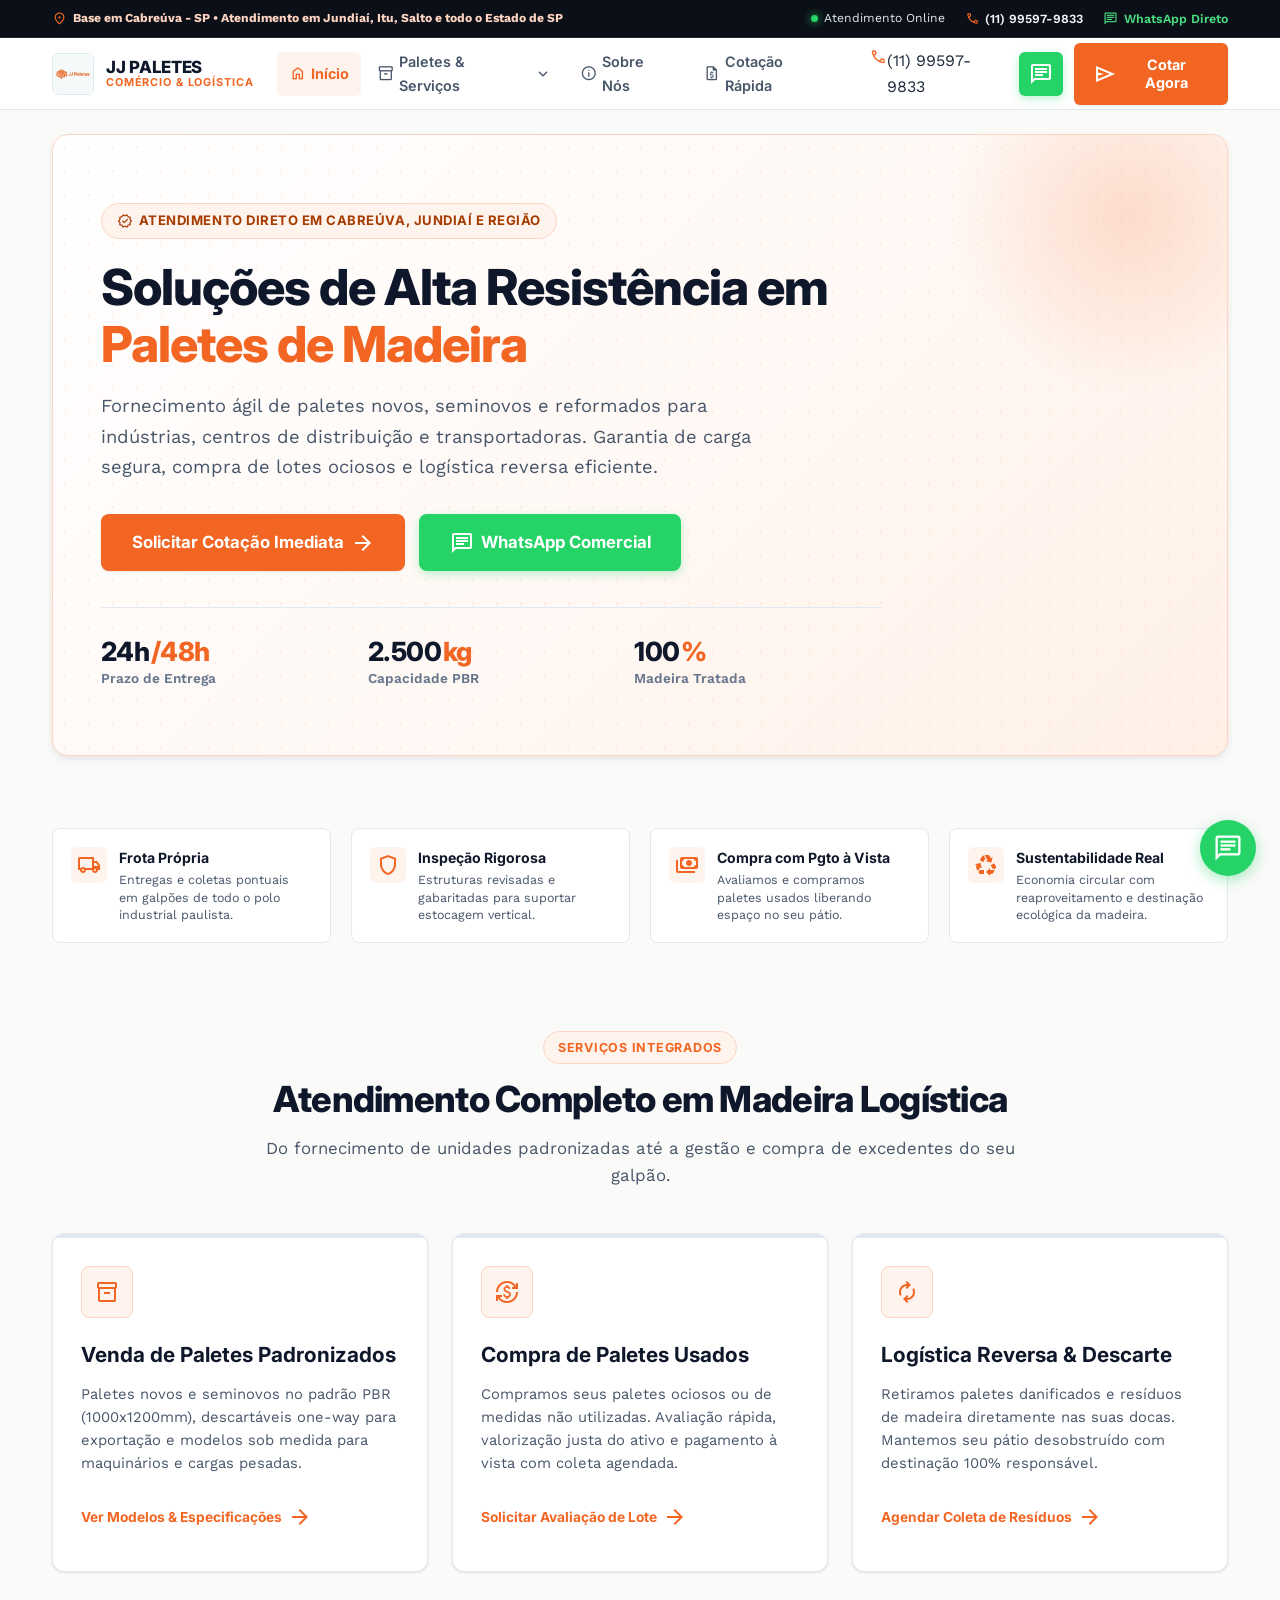
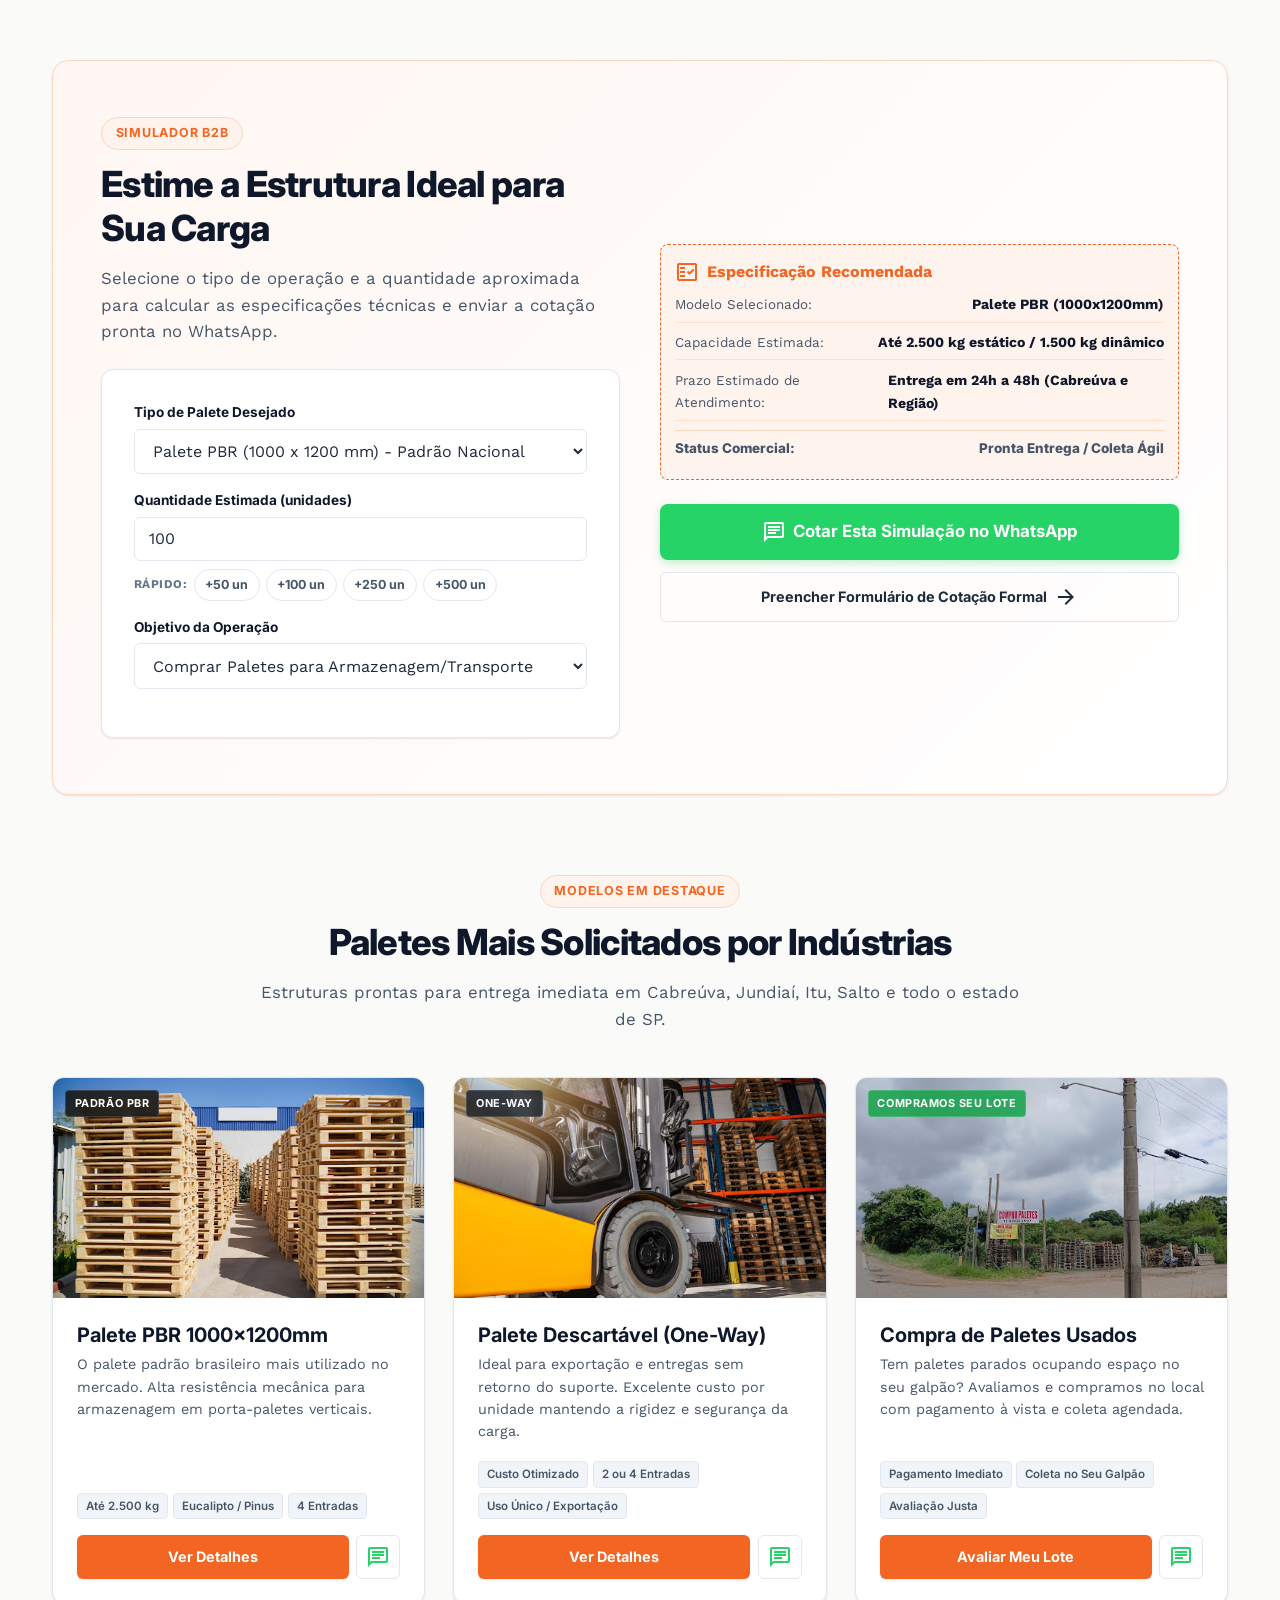
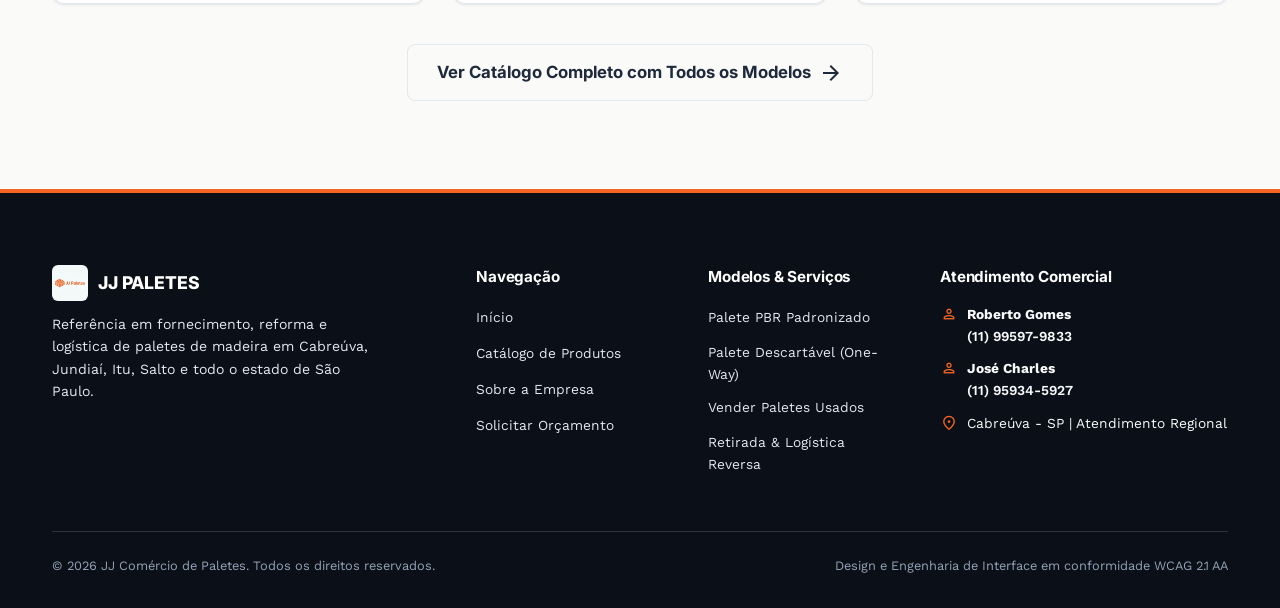
<file: index.html>
<!DOCTYPE html>
<html lang="pt-BR">
<head>
  <meta charset="UTF-8">
  <meta name="viewport" content="width=device-width, initial-scale=1.0">
  <title>JJ Comércio de Paletes | Venda, Compra e Reforma de Pallets em Cabreúva e Região</title>
  <meta name="description" content="Especialistas em paletes de madeira novos, seminovos e reformados (PBR, descartáveis e sob medida) em Cabreúva, Jundiaí, Itu e região. Entrega rápida e compra de lotes ociosos.">
  <meta name="keywords" content="paletes de madeira, paletes PBR, compra de paletes, venda de paletes, paletes Cabreúva, pallets Jundiaí, pallets Itu, reforma de paletes">
  
  <!-- Open Graph / Meta -->
  <meta property="og:title" content="JJ Comércio de Paletes | Soluções em Pallets">
  <meta property="og:description" content="Paletes de madeira novos e reformados com máxima resistência, pontualidade e economia em Cabreúva e Região.">
  <meta property="og:image" content="assets/Logo_novo.png?v=2">
  <meta property="og:type" content="website">
  
  <link rel="icon" type="image/png" href="assets/Logo_novo.png?v=2">
  <meta name="color-scheme" content="light">
  <meta name="supported-color-schemes" content="light">
  <meta name="theme-color" content="#FAFAF9">
  <link rel="stylesheet" href="css/style.css?v=20260830_6">
</head>
<body>

  <!-- Barra Superior / Top Utility Bar -->
  <div class="top-bar" role="region" aria-label="Informações Rápidas e Contato">
    <div class="container top-bar-inner">
      <div class="top-bar-left">
        <div class="top-bar-badge">
          <span class="material-symbols-outlined" aria-hidden="true">location_on</span>
          <span>Base em Cabreúva - SP • Atendimento em Jundiaí, Itu, Salto e todo o Estado de SP</span>
        </div>
      </div>
      <div class="top-bar-right">
        <span style="font-size: 0.76rem; color: #E2E8F0; display: inline-flex; align-items: center; gap: 0.35rem;">
          <span class="online-pulse-dot"></span> Atendimento Online
        </span>
        <a href="tel:+5511995979833" class="top-bar-link" title="Ligar para Roberto Gomes">
          <span class="material-symbols-outlined" aria-hidden="true">call</span>
          <span>(11) 99597-9833</span>
        </a>
        <a href="https://wa.me/5511995979833?text=Olá,%20vim%20pelo%20site%20e%20gostaria%20de%20um%20orçamento." target="_blank" class="top-bar-link" style="color: #4ADE80;" title="WhatsApp Comercial">
          <span class="material-symbols-outlined" aria-hidden="true" style="color: #4ADE80;">chat</span>
          <span>WhatsApp Direto</span>
        </a>
      </div>
    </div>
  </div>

  <!-- Header / Barra de Navegação Principal -->
  <header class="site-header" role="banner">
    <div class="container header-inner">
      <a href="index.html" class="brand-logo" aria-label="Página Inicial JJ Comércio de Paletes">
        <img src="assets/Logo_novo.png?v=2" alt="Logotipo JJ Paletes">
        <div class="brand-logo-text">
          <span class="brand-name">JJ PALETES</span>
          <span class="brand-sub">Comércio & Logística</span>
        </div>
      </a>

      <!-- Menu de Navegação Desktop com Submenu/Dropdown -->
      <nav class="desktop-nav" role="navigation" aria-label="Navegação Principal">
        <a href="index.html" class="nav-link active" aria-current="page">
          <span class="material-symbols-outlined" style="font-size: 1.1rem;" aria-hidden="true">home</span>
          <span>Início</span>
        </a>

        <!-- Dropdown: Nossos Paletes & Serviços -->
        <div class="nav-dropdown">
          <a href="produtos.html" class="nav-link nav-dropdown-toggle" id="dropdownPaletesLink" aria-haspopup="true" aria-expanded="false">
            <span class="material-symbols-outlined" style="font-size: 1.1rem;" aria-hidden="true">inventory_2</span>
            <span>Paletes & Serviços</span>
            <span class="material-symbols-outlined dropdown-arrow" aria-hidden="true">expand_more</span>
          </a>
          
          <div class="dropdown-menu" aria-labelledby="dropdownPaletesLink">
            <a href="produtos.html#pbr" class="dropdown-item">
              <div class="dropdown-icon">
                <span class="material-symbols-outlined" aria-hidden="true">view_in_ar</span>
              </div>
              <div class="dropdown-item-text">
                <div class="dropdown-item-title">
                  <span>Palete PBR 1000x1200mm</span>
                  <span class="dropdown-badge">Mais Vendido</span>
                </div>
                <span class="dropdown-item-desc">Padrão nacional regulamentado para porta-paletes.</span>
              </div>
            </a>

            <a href="produtos.html#descartavel" class="dropdown-item">
              <div class="dropdown-icon">
                <span class="material-symbols-outlined" aria-hidden="true">flight_takeoff</span>
              </div>
              <div class="dropdown-item-text">
                <div class="dropdown-item-title">
                  <span>Palete Descartável (One-Way)</span>
                </div>
                <span class="dropdown-item-desc">Ideal para exportação e cargas de envio único.</span>
              </div>
            </a>

            <a href="produtos.html#compra" class="dropdown-item">
              <div class="dropdown-icon">
                <span class="material-symbols-outlined" aria-hidden="true">currency_exchange</span>
              </div>
              <div class="dropdown-item-text">
                <div class="dropdown-item-title">
                  <span>Compra de Paletes Usados</span>
                  <span class="dropdown-badge" style="background: var(--color-success);">Compramos</span>
                </div>
                <span class="dropdown-item-desc">Compramos lotes ociosos com pagamento à vista.</span>
              </div>
            </a>

            <a href="produtos.html#retirada" class="dropdown-item">
              <div class="dropdown-icon">
                <span class="material-symbols-outlined" aria-hidden="true">recycling</span>
              </div>
              <div class="dropdown-item-text">
                <div class="dropdown-item-title">
                  <span>Retirada & Logística Reversa</span>
                </div>
                <span class="dropdown-item-desc">Coleta de paletes quebrados e pátio limpo.</span>
              </div>
            </a>
          </div>
        </div>

        <a href="sobre.html" class="nav-link">
          <span class="material-symbols-outlined" style="font-size: 1.1rem;" aria-hidden="true">info</span>
          <span>Sobre Nós</span>
        </a>

        <a href="orcamento.html" class="nav-link">
          <span class="material-symbols-outlined" style="font-size: 1.1rem;" aria-hidden="true">request_quote</span>
          <span>Cotação Rápida</span>
        </a>
      </nav>

      <!-- Ações do Header -->
      <div class="header-actions">
        <a href="tel:+5511995979833" class="header-phone-link" title="Ligar para consultor comercial">
          <span class="material-symbols-outlined" aria-hidden="true" style="color: var(--color-primary); font-size: 1.15rem;">call</span>
          <span>(11) 99597-9833</span>
        </a>

        <a href="https://wa.me/5511995979833?text=Olá,%20vim%20pelo%20site%20e%20gostaria%20de%20um%20orçamento." target="_blank" class="btn btn-whatsapp header-icon-btn" title="Conversar no WhatsApp" aria-label="Abrir WhatsApp comercial">
          <span class="material-symbols-outlined" aria-hidden="true">chat</span>
        </a>

        <a href="orcamento.html" class="btn btn-primary header-cta-btn">
          <span class="material-symbols-outlined" aria-hidden="true">send</span>
          <span>Cotar Agora</span>
        </a>

        <button class="header-icon-btn mobile-menu-toggle" id="mobileMenuToggle" aria-label="Abrir menu de navegação" aria-expanded="false">
          <span class="material-symbols-outlined" aria-hidden="true">menu</span>
        </button>
      </div>
    </div>
  </header>

  <!-- Menu Gaveta Mobile Aprimorado -->
  <div class="mobile-nav-drawer" id="mobileNavDrawer" role="dialog" aria-modal="true" aria-label="Menu de Navegação Mobile">
    <div class="mobile-nav-content">
      <div style="display: flex; justify-content: space-between; align-items: center; margin-bottom: 1rem;">
        <div style="display: flex; align-items: center; gap: 0.5rem;">
          <img src="assets/Logo_novo.png?v=2" alt="Logo" style="width: 32px; height: 32px; border-radius: 4px;">
          <span style="font-family: var(--font-heading); font-weight: 800; font-size: 1.05rem; color: var(--color-dark);">JJ PALETES</span>
        </div>
        <button class="header-icon-btn" id="mobileMenuClose" aria-label="Fechar menu">
          <span class="material-symbols-outlined" aria-hidden="true">close</span>
        </button>
      </div>

      <a href="index.html" class="mobile-nav-link active" aria-current="page">
        <span style="display: flex; align-items: center; gap: 0.5rem;">
          <span class="material-symbols-outlined" aria-hidden="true" style="color: var(--color-primary);">home</span>
          Início
        </span>
        <span class="material-symbols-outlined" aria-hidden="true">chevron_right</span>
      </a>

      <!-- Submenu Mobile de Paletes -->
      <a href="produtos.html" class="mobile-nav-link">
        <span style="display: flex; align-items: center; gap: 0.5rem;">
          <span class="material-symbols-outlined" aria-hidden="true" style="color: var(--color-primary);">inventory_2</span>
          Paletes & Serviços
        </span>
        <span class="material-symbols-outlined" aria-hidden="true">chevron_right</span>
      </a>

      <div class="mobile-submenu-box">
        <a href="produtos.html#pbr" class="mobile-sub-link">
          <span class="material-symbols-outlined" aria-hidden="true" style="font-size: 16px; color: var(--color-primary);">view_in_ar</span>
          <span>Palete PBR 1000x1200mm</span>
        </a>
        <a href="produtos.html#descartavel" class="mobile-sub-link">
          <span class="material-symbols-outlined" aria-hidden="true" style="font-size: 16px; color: var(--color-primary);">flight_takeoff</span>
          <span>Palete Descartável (One-Way)</span>
        </a>
        <a href="produtos.html#compra" class="mobile-sub-link">
          <span class="material-symbols-outlined" aria-hidden="true" style="font-size: 16px; color: var(--color-success);">currency_exchange</span>
          <span>Compra de Paletes Usados</span>
        </a>
        <a href="produtos.html#retirada" class="mobile-sub-link">
          <span class="material-symbols-outlined" aria-hidden="true" style="font-size: 16px; color: var(--color-warning);">recycling</span>
          <span>Retirada & Logística Reversa</span>
        </a>
      </div>

      <a href="sobre.html" class="mobile-nav-link">
        <span style="display: flex; align-items: center; gap: 0.5rem;">
          <span class="material-symbols-outlined" aria-hidden="true" style="color: var(--color-primary);">info</span>
          Sobre a JJ Paletes
        </span>
        <span class="material-symbols-outlined" aria-hidden="true">chevron_right</span>
      </a>

      <a href="orcamento.html" class="mobile-nav-link">
        <span style="display: flex; align-items: center; gap: 0.5rem;">
          <span class="material-symbols-outlined" aria-hidden="true" style="color: var(--color-primary);">request_quote</span>
          Cotação Rápida
        </span>
        <span class="material-symbols-outlined" aria-hidden="true">chevron_right</span>
      </a>

      <!-- Contatos Rápidos no Drawer -->
      <div style="margin-top: 1rem; padding-top: 1rem; border-top: 1px solid var(--color-border); display: flex; flex-direction: column; gap: 0.65rem;">
        <p style="font-size: 0.78rem; font-weight: 700; color: var(--color-text-muted); text-transform: uppercase; letter-spacing: 0.05em;">Canais Diretos de Vendas:</p>
        <a href="https://wa.me/5511995979833?text=Olá,%20vim%20pelo%20site%20e%20gostaria%20de%20um%20orçamento." target="_blank" class="btn btn-whatsapp">
          <span class="material-symbols-outlined" aria-hidden="true">chat</span>
          Falar no WhatsApp Comercial
        </a>
        <a href="tel:+5511995979833" class="btn btn-outline">
          <span class="material-symbols-outlined" aria-hidden="true">call</span>
          Ligar: (11) 99597-9833
        </a>
      </div>
    </div>
  </div>

  <!-- Conteúdo Principal -->
  <main class="container" id="main-content">
    
    <!-- Hero Section (O Herói como Tese) -->
    <section class="hero-section" aria-labelledby="hero-title">
      <div class="hero-bg" aria-hidden="true"></div>
      <div class="hero-accent-glow" aria-hidden="true"></div>
      <div class="hero-content">
        <div class="hero-badge">
          <span class="material-symbols-outlined" aria-hidden="true" style="font-size: 16px;">verified</span>
          <span>Atendimento Direto em Cabreúva, Jundiaí e Região</span>
        </div>
        
        <h1 class="hero-title" id="hero-title">
          Soluções de Alta Resistência em <span class="highlight">Paletes de Madeira</span>
        </h1>
        
        <p class="hero-subtitle">
          Fornecimento ágil de paletes novos, seminovos e reformados para indústrias, centros de distribuição e transportadoras. Garantia de carga segura, compra de lotes ociosos e logística reversa eficiente.
        </p>

        <div class="hero-cta-group">
          <a href="orcamento.html" class="btn btn-primary btn-lg">
            <span>Solicitar Cotação Imediata</span>
            <span class="material-symbols-outlined" aria-hidden="true">arrow_forward</span>
          </a>
          <a href="https://wa.me/5511995979833?text=Olá,%20vim%20pelo%20site%20e%20gostaria%20de%20um%20orçamento%20de%20paletes." target="_blank" class="btn btn-whatsapp btn-lg">
            <span class="material-symbols-outlined" aria-hidden="true">chat</span>
            <span>WhatsApp Comercial</span>
          </a>
        </div>

        <!-- Métricas & Prova de Capacidade -->
        <div class="hero-stats-grid">
          <div class="hero-stat-item">
            <div class="hero-stat-number">24h<span class="stat-accent">/48h</span></div>
            <div class="hero-stat-label">Prazo de Entrega</div>
          </div>
          <div class="hero-stat-item">
            <div class="hero-stat-number">2.500<span class="stat-accent">kg</span></div>
            <div class="hero-stat-label">Capacidade PBR</div>
          </div>
          <div class="hero-stat-item">
            <div class="hero-stat-number">100<span class="stat-accent">%</span></div>
            <div class="hero-stat-label">Madeira Tratada</div>
          </div>
        </div>
      </div>
    </section>

    <!-- Credibilidade & Diferenciais Técnicos -->
    <section class="section-spacing" aria-label="Diferenciais JJ Paletes">
      <div class="credibility-grid">
        <div class="credibility-card">
          <div class="credibility-icon">
            <span class="material-symbols-outlined" aria-hidden="true">local_shipping</span>
          </div>
          <div class="credibility-text">
            <h4>Frota Própria</h4>
            <p>Entregas e coletas pontuais em galpões de todo o polo industrial paulista.</p>
          </div>
        </div>

        <div class="credibility-card">
          <div class="credibility-icon">
            <span class="material-symbols-outlined" aria-hidden="true">shield</span>
          </div>
          <div class="credibility-text">
            <h4>Inspeção Rigorosa</h4>
            <p>Estruturas revisadas e gabaritadas para suportar estocagem vertical.</p>
          </div>
        </div>

        <div class="credibility-card">
          <div class="credibility-icon">
            <span class="material-symbols-outlined" aria-hidden="true">payments</span>
          </div>
          <div class="credibility-text">
            <h4>Compra com Pgto à Vista</h4>
            <p>Avaliamos e compramos paletes usados liberando espaço no seu pátio.</p>
          </div>
        </div>

        <div class="credibility-card">
          <div class="credibility-icon">
            <span class="material-symbols-outlined" aria-hidden="true">recycling</span>
          </div>
          <div class="credibility-text">
            <h4>Sustentabilidade Real</h4>
            <p>Economia circular com reaproveitamento e destinação ecológica da madeira.</p>
          </div>
        </div>
      </div>
    </section>

    <!-- Bento Grid de Serviços -->
    <section class="section-spacing" aria-labelledby="services-title">
      <div class="section-header">
        <span class="section-tag">Serviços Integrados</span>
        <h2 class="section-title" id="services-title">Atendimento Completo em Madeira Logística</h2>
        <p class="section-desc">Do fornecimento de unidades padronizadas até a gestão e compra de excedentes do seu galpão.</p>
      </div>

      <div class="services-grid">
        <!-- Venda -->
        <article class="service-card">
          <div class="service-icon-box">
            <span class="material-symbols-outlined" aria-hidden="true">inventory_2</span>
          </div>
          <h3>Venda de Paletes Padronizados</h3>
          <p>Paletes novos e seminovos no padrão PBR (1000x1200mm), descartáveis one-way para exportação e modelos sob medida para maquinários e cargas pesadas.</p>
          <a href="produtos.html" class="service-link">
            <span>Ver Modelos & Especificações</span>
            <span class="material-symbols-outlined" aria-hidden="true">arrow_forward</span>
          </a>
        </article>

        <!-- Compra -->
        <article class="service-card">
          <div class="service-icon-box">
            <span class="material-symbols-outlined" aria-hidden="true">currency_exchange</span>
          </div>
          <h3>Compra de Paletes Usados</h3>
          <p>Compramos seus paletes ociosos ou de medidas não utilizadas. Avaliação rápida, valorização justa do ativo e pagamento à vista com coleta agendada.</p>
          <a href="orcamento.html?servico=compra" class="service-link">
            <span>Solicitar Avaliação de Lote</span>
            <span class="material-symbols-outlined" aria-hidden="true">arrow_forward</span>
          </a>
        </article>

        <!-- Reforma / Retirada -->
        <article class="service-card">
          <div class="service-icon-box">
            <span class="material-symbols-outlined" aria-hidden="true">autorenew</span>
          </div>
          <h3>Logística Reversa & Descarte</h3>
          <p>Retiramos paletes danificados e resíduos de madeira diretamente nas suas docas. Mantemos seu pátio desobstruído com destinação 100% responsável.</p>
          <a href="orcamento.html?servico=retirada" class="service-link">
            <span>Agendar Coleta de Resíduos</span>
            <span class="material-symbols-outlined" aria-hidden="true">arrow_forward</span>
          </a>
        </article>
      </div>
    </section>

    <!-- Calculadora / Estimador Rápido de Paletes -->
    <section class="pallet-calc-section" aria-labelledby="calc-title">
      <div class="calc-grid">
        <div>
          <span class="section-tag">Simulador B2B</span>
          <h2 class="section-title text-left" id="calc-title">Estime a Estrutura Ideal para Sua Carga</h2>
          <p class="section-desc" style="margin-bottom: 1.5rem;">
            Selecione o tipo de operação e a quantidade aproximada para calcular as especificações técnicas e enviar a cotação pronta no WhatsApp.
          </p>
          
          <div class="calc-card">
            <div class="calc-input-group">
              <label for="calcPalletType">Tipo de Palete Desejado</label>
              <select id="calcPalletType" class="form-select">
                <option value="pbr" selected>Palete PBR (1000 x 1200 mm) - Padrão Nacional</option>
                <option value="descartavel">Palete Descartável (One-Way) - Exportação</option>
                <option value="europalete">Europalete (800 x 1200 mm) - Padrão Europeu</option>
                <option value="compra_usados">Venda de Lote Usado (Quero Vender)</option>
              </select>
            </div>

            <div class="calc-input-group">
              <label for="calcQuantity">Quantidade Estimada (unidades)</label>
              <input type="number" id="calcQuantity" class="form-input" min="10" max="5000" step="10" value="100" inputmode="numeric">
              <div class="calc-quick-chips" aria-label="Ajuste rápido de quantidade">
                <span class="calc-chip-label">Rápido:</span>
                <button type="button" class="calc-chip" data-qty="50">+50 un</button>
                <button type="button" class="calc-chip" data-qty="100">+100 un</button>
                <button type="button" class="calc-chip" data-qty="250">+250 un</button>
                <button type="button" class="calc-chip" data-qty="500">+500 un</button>
              </div>
            </div>

            <div class="calc-input-group">
              <label for="calcGoal">Objetivo da Operação</label>
              <select id="calcGoal" class="form-select">
                <option value="compra" selected>Comprar Paletes para Armazenagem/Transporte</option>
                <option value="venda">Vender Paletes Ociosos da Minha Empresa</option>
              </select>
            </div>
          </div>
        </div>

        <div>
          <div class="calc-result-box">
            <div style="display: flex; align-items: center; gap: 0.5rem; color: var(--color-primary); font-weight: 700;">
              <span class="material-symbols-outlined" aria-hidden="true">fact_check</span>
              <span>Especificação Recomendada</span>
            </div>
            
            <div class="calc-result-row">
              <span>Modelo Selecionado:</span>
              <strong id="resPalletType">Palete PBR (1000x1200mm)</strong>
            </div>

            <div class="calc-result-row">
              <span>Capacidade Estimada:</span>
              <strong id="resLoadCapacity">Até 2.500 kg estático / 1.500 kg dinâmico</strong>
            </div>

            <div class="calc-result-row">
              <span>Prazo Estimado de Atendimento:</span>
              <strong id="resLeadTime">Entrega em 24h a 48h (Cabreúva e Região)</strong>
            </div>

            <div class="calc-result-row highlight">
              <span>Status Comercial:</span>
              <span>Pronta Entrega / Coleta Ágil</span>
            </div>
          </div>

          <div style="margin-top: 1.5rem; display: flex; flex-direction: column; gap: 0.75rem;">
            <a href="#" id="btnCalcWhatsApp" target="_blank" class="btn btn-whatsapp btn-lg" style="width: 100%;">
              <span class="material-symbols-outlined" aria-hidden="true">chat</span>
              <span>Cotar Esta Simulação no WhatsApp</span>
            </a>
            <a href="orcamento.html" class="btn btn-outline" style="width: 100%;">
              <span>Preencher Formulário de Cotação Formal</span>
              <span class="material-symbols-outlined" aria-hidden="true">arrow_forward</span>
            </a>
          </div>
        </div>
      </div>
    </section>

    <!-- Catálogo de Paletes Mais Solicitados -->
    <section class="section-spacing" id="produtos" aria-labelledby="catalog-title">
      <div class="section-header">
        <span class="section-tag">Modelos em Destaque</span>
        <h2 class="section-title" id="catalog-title">Paletes Mais Solicitados por Indústrias</h2>
        <p class="section-desc">Estruturas prontas para entrega imediata em Cabreúva, Jundiaí, Itu, Salto e todo o estado de SP.</p>
      </div>

      <div class="products-grid">
        <!-- PBR -->
        <article class="product-card">
          <div class="product-image-wrap">
            <img src="assets/pallet1.jpg" alt="Palete PBR 1000x1200mm Padronizado" loading="lazy">
            <span class="product-tag">PADRÃO PBR</span>
          </div>
          <div class="product-body">
            <h3 class="product-title">Palete PBR 1000x1200mm</h3>
            <p class="product-desc">O palete padrão brasileiro mais utilizado no mercado. Alta resistência mecânica para armazenagem em porta-paletes verticais.</p>
            <div class="product-specs">
              <span class="spec-pill">Até 2.500 kg</span>
              <span class="spec-pill">Eucalipto / Pinus</span>
              <span class="spec-pill">4 Entradas</span>
            </div>
            <div class="product-actions">
              <button class="btn btn-primary" data-product-key="pbr" aria-label="Ver detalhes e cotação do Palete PBR">
                <span>Ver Detalhes</span>
              </button>
              <a href="https://wa.me/5511995979833?text=Olá,%20tenho%20interesse%20no%20Palete%20PBR." target="_blank" class="btn btn-outline btn-icon" title="WhatsApp Rápido" aria-label="Cotar Palete PBR via WhatsApp">
                <span class="material-symbols-outlined" aria-hidden="true" style="color: var(--color-whatsapp);">chat</span>
              </a>
            </div>
          </div>
        </article>

        <!-- Descartável One-Way -->
        <article class="product-card">
          <div class="product-image-wrap">
            <img src="assets/pallet2.jpg" alt="Palete Descartável One-Way" loading="lazy">
            <span class="product-tag" style="background: rgba(30, 35, 43, 0.85);">ONE-WAY</span>
          </div>
          <div class="product-body">
            <h3 class="product-title">Palete Descartável (One-Way)</h3>
            <p class="product-desc">Ideal para exportação e entregas sem retorno do suporte. Excelente custo por unidade mantendo a rigidez e segurança da carga.</p>
            <div class="product-specs">
              <span class="spec-pill">Custo Otimizado</span>
              <span class="spec-pill">2 ou 4 Entradas</span>
              <span class="spec-pill">Uso Único / Exportação</span>
            </div>
            <div class="product-actions">
              <button class="btn btn-primary" data-product-key="descartavel" aria-label="Ver detalhes do Palete Descartável">
                <span>Ver Detalhes</span>
              </button>
              <a href="https://wa.me/5511995979833?text=Olá,%20tenho%20interesse%20no%20Palete%20Descartável." target="_blank" class="btn btn-outline btn-icon" title="WhatsApp Rápido" aria-label="Cotar Palete Descartável via WhatsApp">
                <span class="material-symbols-outlined" aria-hidden="true" style="color: var(--color-whatsapp);">chat</span>
              </a>
            </div>
          </div>
        </article>

        <!-- Compra de Usados -->
        <article class="product-card">
          <div class="product-image-wrap">
            <img src="assets/Compra.png" alt="Compra de Paletes Usados e Lotes" loading="lazy">
            <span class="product-tag" style="background: rgba(22, 163, 74, 0.85);">COMPRAMOS SEU LOTE</span>
          </div>
          <div class="product-body">
            <h3 class="product-title">Compra de Paletes Usados</h3>
            <p class="product-desc">Tem paletes parados ocupando espaço no seu galpão? Avaliamos e compramos no local com pagamento à vista e coleta agendada.</p>
            <div class="product-specs">
              <span class="spec-pill">Pagamento Imediato</span>
              <span class="spec-pill">Coleta no Seu Galpão</span>
              <span class="spec-pill">Avaliação Justa</span>
            </div>
            <div class="product-actions">
              <button class="btn btn-primary" data-product-key="compra" aria-label="Avaliar lote de paletes usados">
                <span>Avaliar Meu Lote</span>
              </button>
              <a href="https://wa.me/5511995979833?text=Olá,%20tenho%20paletes%20usados%20para%20vender." target="_blank" class="btn btn-outline btn-icon" title="WhatsApp Rápido" aria-label="Falar sobre venda de paletes no WhatsApp">
                <span class="material-symbols-outlined" aria-hidden="true" style="color: var(--color-whatsapp);">chat</span>
              </a>
            </div>
          </div>
        </article>
      </div>

      <div style="text-align: center; margin-top: 2.5rem;">
        <a href="produtos.html" class="btn btn-outline btn-lg">
          <span>Ver Catálogo Completo com Todos os Modelos</span>
          <span class="material-symbols-outlined" aria-hidden="true">arrow_forward</span>
        </a>
      </div>
    </section>

  </main>

  <!-- Modal de Detalhes do Produto (Acessível) -->
  <div class="modal-backdrop" id="productModal" role="dialog" aria-modal="true" aria-label="Detalhes Técnicos do Produto">
    <div class="modal-container">
      <button class="modal-close-btn" id="closeModalBtn" aria-label="Fechar janela de detalhes">
        <span class="material-symbols-outlined" aria-hidden="true">close</span>
      </button>
      <div id="modalDetails"></div>
    </div>
  </div>

  <!-- Botão Flutuante do WhatsApp -->
  <a href="https://wa.me/5511995979833?text=Olá,%20vim%20pelo%20site%20da%20JJ%20Paletes%20e%20gostaria%20de%20um%20orçamento." target="_blank" class="whatsapp-fab" aria-label="Falar com consultor no WhatsApp">
    <span class="material-symbols-outlined" aria-hidden="true">chat</span>
  </a>

  <!-- Rodapé do Site -->
  <footer class="site-footer" role="contentinfo">
    <div class="container">
      <div class="footer-grid">
        <!-- Coluna 1: Marca -->
        <div class="footer-brand">
          <div class="footer-brand-logo">
            <img src="assets/Logo_novo.png?v=2" alt="JJ Paletes Logotipo">
            <span>JJ PALETES</span>
          </div>
          <p>
            Referência em fornecimento, reforma e logística de paletes de madeira em Cabreúva, Jundiaí, Itu, Salto e todo o estado de São Paulo.
          </p>
        </div>

        <!-- Coluna 2: Links Rápidos -->
        <div class="footer-col">
          <h4>Navegação</h4>
          <ul class="footer-links">
            <li><a href="index.html">Início</a></li>
            <li><a href="produtos.html">Catálogo de Produtos</a></li>
            <li><a href="sobre.html">Sobre a Empresa</a></li>
            <li><a href="orcamento.html">Solicitar Orçamento</a></li>
          </ul>
        </div>

        <!-- Coluna 3: Soluções -->
        <div class="footer-col">
          <h4>Modelos & Serviços</h4>
          <ul class="footer-links">
            <li><a href="produtos.html#pbr">Palete PBR Padronizado</a></li>
            <li><a href="produtos.html#descartavel">Palete Descartável (One-Way)</a></li>
            <li><a href="orcamento.html?servico=compra">Vender Paletes Usados</a></li>
            <li><a href="orcamento.html?servico=retirada">Retirada & Logística Reversa</a></li>
          </ul>
        </div>

        <!-- Coluna 4: Contato Comercial -->
        <div class="footer-col">
          <h4>Atendimento Comercial</h4>
          <div class="footer-contact-item">
            <span class="material-symbols-outlined" aria-hidden="true">person</span>
            <div>
              <strong>Roberto Gomes</strong><br>
              <a href="tel:+5511995979833" style="color: #F8FAFC; font-weight: 600;">(11) 99597-9833</a>
            </div>
          </div>

          <div class="footer-contact-item">
            <span class="material-symbols-outlined" aria-hidden="true">person</span>
            <div>
              <strong>José Charles</strong><br>
              <a href="tel:+5511959345927" style="color: #F8FAFC; font-weight: 600;">(11) 95934-5927</a>
            </div>
          </div>

          <div class="footer-contact-item">
            <span class="material-symbols-outlined" aria-hidden="true">location_on</span>
            <div>
              <span>Cabreúva - SP | Atendimento Regional</span>
            </div>
          </div>
        </div>
      </div>

      <div class="footer-bottom">
        <div>
          &copy; 2026 JJ Comércio de Paletes. Todos os direitos reservados.
        </div>
        <div style="color: #94A3B8;">
          Design e Engenharia de Interface em conformidade WCAG 2.1 AA
        </div>
      </div>
    </div>
  </footer>

  <!-- Barra de Ação Rápida Mobile (Thumb Zone) -->
  <nav class="mobile-bottom-bar" aria-label="Ações Rápidas Mobile">
    <a href="tel:+5511995979833" class="mobile-bar-btn" title="Ligar para Roberto Gomes">
      <span class="material-symbols-outlined" aria-hidden="true">call</span>
      <span>Ligar</span>
    </a>
    <a href="https://wa.me/5511995979833?text=Olá,%20vim%20pelo%20site%20e%20gostaria%20de%20um%20orçamento." target="_blank" class="mobile-bar-btn mobile-bar-btn-whatsapp" title="WhatsApp Comercial">
      <span class="material-symbols-outlined" aria-hidden="true">chat</span>
      <span>WhatsApp</span>
    </a>
    <a href="orcamento.html" class="mobile-bar-btn mobile-bar-btn-primary" title="Solicitar Cotação">
      <span class="material-symbols-outlined" aria-hidden="true">send</span>
      <span>Cotar</span>
    </a>
  </nav>

  <script src="js/main.js?v=20260830_4"></script>
</body>
</html>
</file>
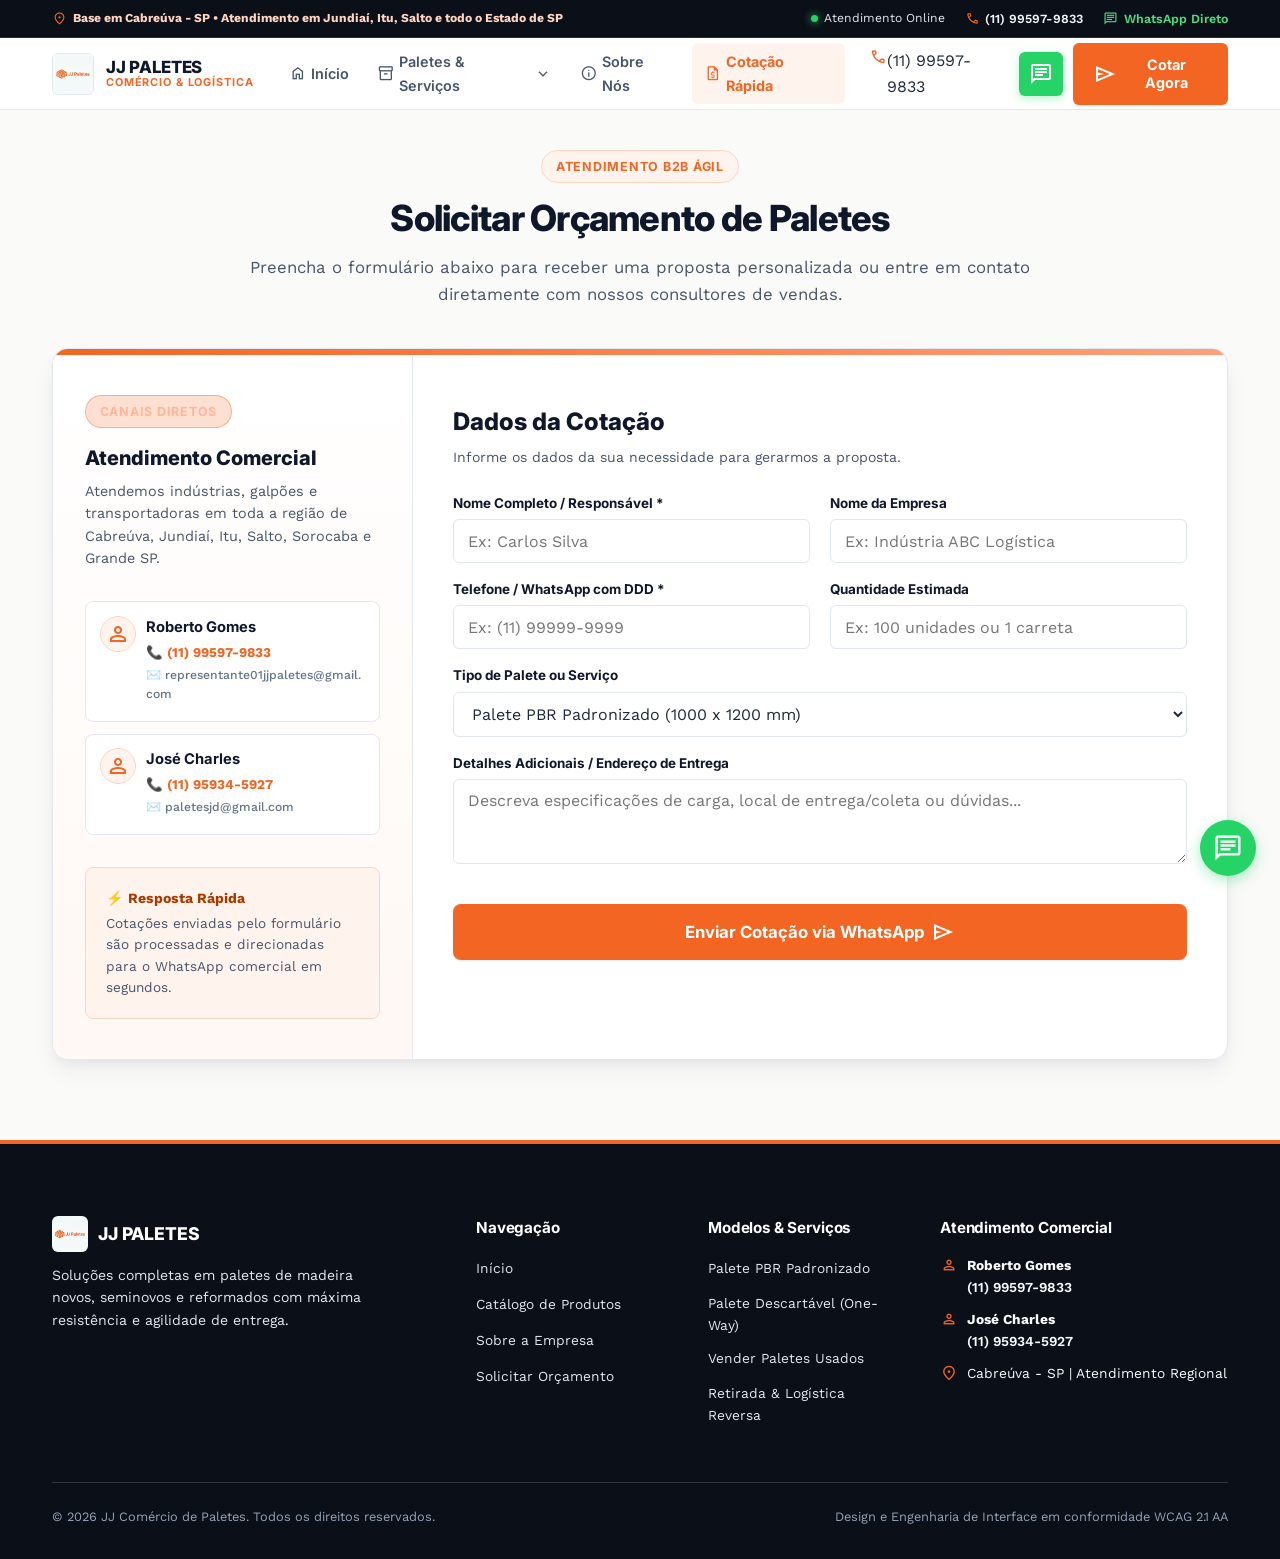
<file: orcamento.html>
<!DOCTYPE html>
<html lang="pt-BR">
<head>
  <meta charset="UTF-8">
  <meta name="viewport" content="width=device-width, initial-scale=1.0">
  <title>Solicitar Orçamento Rápido | JJ Comércio de Paletes</title>
  <meta name="description" content="Solicite sua cotação rápida de paletes novos, usados ou agendamento de retirada e compra de lotes em Cabreúva, Jundiaí e região.">
  <link rel="icon" type="image/png" href="assets/Logo_novo.png?v=2">
  <meta name="color-scheme" content="light">
  <meta name="supported-color-schemes" content="light">
  <meta name="theme-color" content="#FAFAF9">
  <link rel="stylesheet" href="css/style.css?v=20260830_6">
</head>
<body>

  <!-- Barra Superior / Top Utility Bar -->
  <div class="top-bar" role="region" aria-label="Informações Rápidas e Contato">
    <div class="container top-bar-inner">
      <div class="top-bar-left">
        <div class="top-bar-badge">
          <span class="material-symbols-outlined" aria-hidden="true">location_on</span>
          <span>Base em Cabreúva - SP • Atendimento em Jundiaí, Itu, Salto e todo o Estado de SP</span>
        </div>
      </div>
      <div class="top-bar-right">
        <span style="font-size: 0.76rem; color: #E2E8F0; display: inline-flex; align-items: center; gap: 0.35rem;">
          <span class="online-pulse-dot"></span> Atendimento Online
        </span>
        <a href="tel:+5511995979833" class="top-bar-link" title="Ligar para Roberto Gomes">
          <span class="material-symbols-outlined" aria-hidden="true">call</span>
          <span>(11) 99597-9833</span>
        </a>
        <a href="https://wa.me/5511995979833?text=Olá,%20vim%20pelo%20site%20e%20gostaria%20de%20um%20orçamento." target="_blank" class="top-bar-link" style="color: #4ADE80;" title="WhatsApp Comercial">
          <span class="material-symbols-outlined" aria-hidden="true" style="color: #4ADE80;">chat</span>
          <span>WhatsApp Direto</span>
        </a>
      </div>
    </div>
  </div>

  <!-- Header / Barra de Navegação -->
  <header class="site-header" role="banner">
    <div class="container header-inner">
      <a href="index.html" class="brand-logo" aria-label="Página Inicial JJ Comércio de Paletes">
        <img src="assets/Logo_novo.png?v=2" alt="Logotipo JJ Paletes">
        <div class="brand-logo-text">
          <span class="brand-name">JJ PALETES</span>
          <span class="brand-sub">Comércio & Logística</span>
        </div>
      </a>

      <nav class="desktop-nav" role="navigation" aria-label="Navegação Principal">
        <a href="index.html" class="nav-link">
          <span class="material-symbols-outlined" style="font-size: 1.1rem;" aria-hidden="true">home</span>
          <span>Início</span>
        </a>

        <!-- Dropdown: Nossos Paletes & Serviços -->
        <div class="nav-dropdown">
          <a href="produtos.html" class="nav-link nav-dropdown-toggle" id="dropdownPaletesLink" aria-haspopup="true" aria-expanded="false">
            <span class="material-symbols-outlined" style="font-size: 1.1rem;" aria-hidden="true">inventory_2</span>
            <span>Paletes & Serviços</span>
            <span class="material-symbols-outlined dropdown-arrow" aria-hidden="true">expand_more</span>
          </a>
          
          <div class="dropdown-menu" aria-labelledby="dropdownPaletesLink">
            <a href="produtos.html#pbr" class="dropdown-item">
              <div class="dropdown-icon">
                <span class="material-symbols-outlined" aria-hidden="true">view_in_ar</span>
              </div>
              <div class="dropdown-item-text">
                <div class="dropdown-item-title">
                  <span>Palete PBR 1000x1200mm</span>
                  <span class="dropdown-badge">Mais Vendido</span>
                </div>
                <span class="dropdown-item-desc">Padrão nacional regulamentado para porta-paletes.</span>
              </div>
            </a>

            <a href="produtos.html#descartavel" class="dropdown-item">
              <div class="dropdown-icon">
                <span class="material-symbols-outlined" aria-hidden="true">flight_takeoff</span>
              </div>
              <div class="dropdown-item-text">
                <div class="dropdown-item-title">
                  <span>Palete Descartável (One-Way)</span>
                </div>
                <span class="dropdown-item-desc">Ideal para exportação e cargas de envio único.</span>
              </div>
            </a>

            <a href="produtos.html#compra" class="dropdown-item">
              <div class="dropdown-icon">
                <span class="material-symbols-outlined" aria-hidden="true">currency_exchange</span>
              </div>
              <div class="dropdown-item-text">
                <div class="dropdown-item-title">
                  <span>Compra de Paletes Usados</span>
                  <span class="dropdown-badge" style="background: var(--color-success);">Compramos</span>
                </div>
                <span class="dropdown-item-desc">Compramos lotes ociosos com pagamento à vista.</span>
              </div>
            </a>

            <a href="produtos.html#retirada" class="dropdown-item">
              <div class="dropdown-icon">
                <span class="material-symbols-outlined" aria-hidden="true">recycling</span>
              </div>
              <div class="dropdown-item-text">
                <div class="dropdown-item-title">
                  <span>Retirada & Logística Reversa</span>
                </div>
                <span class="dropdown-item-desc">Coleta de paletes quebrados e pátio limpo.</span>
              </div>
            </a>
          </div>
        </div>

        <a href="sobre.html" class="nav-link">
          <span class="material-symbols-outlined" style="font-size: 1.1rem;" aria-hidden="true">info</span>
          <span>Sobre Nós</span>
        </a>

        <a href="orcamento.html" class="nav-link active" aria-current="page">
          <span class="material-symbols-outlined" style="font-size: 1.1rem;" aria-hidden="true">request_quote</span>
          <span>Cotação Rápida</span>
        </a>
      </nav>

      <div class="header-actions">
        <a href="tel:+5511995979833" class="header-phone-link" title="Ligar para consultor comercial">
          <span class="material-symbols-outlined" aria-hidden="true" style="color: var(--color-primary); font-size: 1.15rem;">call</span>
          <span>(11) 99597-9833</span>
        </a>

        <a href="https://wa.me/5511995979833?text=Olá,%20vim%20pelo%20site%20e%20gostaria%20de%20um%20orçamento." target="_blank" class="btn btn-whatsapp header-icon-btn" title="Conversar no WhatsApp" aria-label="Abrir WhatsApp comercial">
          <span class="material-symbols-outlined" aria-hidden="true">chat</span>
        </a>

        <a href="orcamento.html" class="btn btn-primary header-cta-btn">
          <span class="material-symbols-outlined" aria-hidden="true">send</span>
          <span>Cotar Agora</span>
        </a>

        <button class="header-icon-btn mobile-menu-toggle" id="mobileMenuToggle" aria-label="Abrir menu de navegação" aria-expanded="false">
          <span class="material-symbols-outlined" aria-hidden="true">menu</span>
        </button>
      </div>
    </div>
  </header>

  <!-- Menu Gaveta Mobile -->
  <div class="mobile-nav-drawer" id="mobileNavDrawer" role="dialog" aria-modal="true" aria-label="Menu de Navegação Mobile">
    <div class="mobile-nav-content">
      <div style="display: flex; justify-content: space-between; align-items: center; margin-bottom: 1rem;">
        <div style="display: flex; align-items: center; gap: 0.5rem;">
          <img src="assets/Logo_novo.png?v=2" alt="Logo" style="width: 32px; height: 32px; border-radius: 4px;">
          <span style="font-family: var(--font-heading); font-weight: 800; font-size: 1.05rem; color: var(--color-dark);">JJ PALETES</span>
        </div>
        <button class="header-icon-btn" id="mobileMenuClose" aria-label="Fechar menu">
          <span class="material-symbols-outlined" aria-hidden="true">close</span>
        </button>
      </div>

      <a href="index.html" class="mobile-nav-link">
        <span style="display: flex; align-items: center; gap: 0.5rem;">
          <span class="material-symbols-outlined" aria-hidden="true" style="color: var(--color-primary);">home</span>
          Início
        </span>
        <span class="material-symbols-outlined" aria-hidden="true">chevron_right</span>
      </a>

      <a href="produtos.html" class="mobile-nav-link">
        <span style="display: flex; align-items: center; gap: 0.5rem;">
          <span class="material-symbols-outlined" aria-hidden="true" style="color: var(--color-primary);">inventory_2</span>
          Paletes & Serviços
        </span>
        <span class="material-symbols-outlined" aria-hidden="true">chevron_right</span>
      </a>

      <div class="mobile-submenu-box">
        <a href="produtos.html#pbr" class="mobile-sub-link">
          <span class="material-symbols-outlined" aria-hidden="true" style="font-size: 16px; color: var(--color-primary);">view_in_ar</span>
          <span>Palete PBR 1000x1200mm</span>
        </a>
        <a href="produtos.html#descartavel" class="mobile-sub-link">
          <span class="material-symbols-outlined" aria-hidden="true" style="font-size: 16px; color: var(--color-primary);">flight_takeoff</span>
          <span>Palete Descartável (One-Way)</span>
        </a>
        <a href="produtos.html#compra" class="mobile-sub-link">
          <span class="material-symbols-outlined" aria-hidden="true" style="font-size: 16px; color: var(--color-success);">currency_exchange</span>
          <span>Compra de Paletes Usados</span>
        </a>
        <a href="produtos.html#retirada" class="mobile-sub-link">
          <span class="material-symbols-outlined" aria-hidden="true" style="font-size: 16px; color: var(--color-warning);">recycling</span>
          <span>Retirada & Logística Reversa</span>
        </a>
      </div>

      <a href="sobre.html" class="mobile-nav-link">
        <span style="display: flex; align-items: center; gap: 0.5rem;">
          <span class="material-symbols-outlined" aria-hidden="true" style="color: var(--color-primary);">info</span>
          Sobre a JJ Paletes
        </span>
        <span class="material-symbols-outlined" aria-hidden="true">chevron_right</span>
      </a>

      <a href="orcamento.html" class="mobile-nav-link active" aria-current="page">
        <span style="display: flex; align-items: center; gap: 0.5rem;">
          <span class="material-symbols-outlined" aria-hidden="true" style="color: var(--color-primary);">request_quote</span>
          Cotação Rápida
        </span>
        <span class="material-symbols-outlined" aria-hidden="true">chevron_right</span>
      </a>

      <div style="margin-top: 1rem; padding-top: 1rem; border-top: 1px solid var(--color-border); display: flex; flex-direction: column; gap: 0.65rem;">
        <p style="font-size: 0.78rem; font-weight: 700; color: var(--color-text-muted); text-transform: uppercase; letter-spacing: 0.05em;">Canais Diretos de Vendas:</p>
        <a href="https://wa.me/5511995979833?text=Olá,%20vim%20pelo%20site%20e%20gostaria%20de%20um%20orçamento." target="_blank" class="btn btn-whatsapp">
          <span class="material-symbols-outlined" aria-hidden="true">chat</span>
          Falar no WhatsApp Comercial
        </a>
        <a href="tel:+5511995979833" class="btn btn-outline">
          <span class="material-symbols-outlined" aria-hidden="true">call</span>
          Ligar: (11) 99597-9833
        </a>
      </div>
    </div>
  </div>

  <main class="container" id="main-content">
    
    <!-- Header Banner -->
    <div style="text-align: center; max-width: 800px; margin: 2.5rem auto 2.5rem auto;">
      <span class="section-tag">Atendimento B2B Ágil</span>
      <h1 class="section-title">Solicitar Orçamento de Paletes</h1>
      <p class="section-desc">Preencha o formulário abaixo para receber uma proposta personalizada ou entre em contato diretamente com nossos consultores de vendas.</p>
    </div>

    <!-- Componente de Cotação em Grid -->
    <section class="quote-section" aria-labelledby="quote-form-title">
      <div class="quote-accent-bar" aria-hidden="true"></div>
      <div class="quote-grid">
        
        <!-- Sidebar Comercial -->
        <aside class="quote-sidebar" aria-label="Canais de Atendimento Comercial">
          <div>
            <span class="section-tag" style="background: rgba(242, 101, 34, 0.2); color: #FFB599; border-color: rgba(242, 101, 34, 0.4);">Canais Diretos</span>
            <h2>Atendimento Comercial</h2>
            <p>Atendemos indústrias, galpões e transportadoras em toda a região de Cabreúva, Jundiaí, Itu, Salto, Sorocaba e Grande SP.</p>
          </div>

          <div class="consultants-list">
            <!-- Roberto Gomes -->
            <div class="consultant-item">
              <div class="consultant-icon">
                <span class="material-symbols-outlined" aria-hidden="true">person</span>
              </div>
              <div class="consultant-info">
                <h4>Roberto Gomes</h4>
                <a href="tel:+5511995979833">📞 (11) 99597-9833</a>
                <a href="mailto:representante01jjpaletes@gmail.com" class="email-link">✉️ representante01jjpaletes@gmail.com</a>
              </div>
            </div>

            <!-- José Charles -->
            <div class="consultant-item">
              <div class="consultant-icon">
                <span class="material-symbols-outlined" aria-hidden="true">person</span>
              </div>
              <div class="consultant-info">
                <h4>José Charles</h4>
                <a href="tel:+5511959345927">📞 (11) 95934-5927</a>
                <a href="mailto:paletesjd@gmail.com" class="email-link">✉️ paletesjd@gmail.com</a>
              </div>
            </div>
          </div>

          <div style="background: var(--color-surface-container); padding: 1.25rem; border-radius: var(--radius-md); border: 1px solid var(--color-primary-dim);">
            <p style="font-size: 0.88rem; color: var(--color-primary-dark); font-weight: 700; margin-bottom: 0.25rem;">⚡ Resposta Rápida</p>
            <p style="font-size: 0.85rem; color: #475569; line-height: 1.55;">Cotações enviadas pelo formulário são processadas e direcionadas para o WhatsApp comercial em segundos.</p>
          </div>
        </aside>

        <!-- Formulário -->
        <div class="quote-form-wrap">
          <h2 class="form-title" id="quote-form-title">Dados da Cotação</h2>
          <p class="form-subtitle">Informe os dados da sua necessidade para gerarmos a proposta.</p>

          <form id="quoteForm" novalidate>
            <div class="form-row-2">
              <div class="form-group">
                <label class="form-label" for="name">Nome Completo / Responsável *</label>
                <input type="text" id="name" class="form-input" placeholder="Ex: Carlos Silva" autocomplete="name" required>
              </div>

              <div class="form-group">
                <label class="form-label" for="company">Nome da Empresa</label>
                <input type="text" id="company" class="form-input" placeholder="Ex: Indústria ABC Logística" autocomplete="organization">
              </div>
            </div>

            <div class="form-row-2">
              <div class="form-group">
                <label class="form-label" for="phone">Telefone / WhatsApp com DDD *</label>
                <input type="tel" id="phone" class="form-input" placeholder="Ex: (11) 99999-9999" autocomplete="tel" inputmode="tel" required>
              </div>

              <div class="form-group">
                <label class="form-label" for="quantity">Quantidade Estimada</label>
                <input type="text" id="quantity" class="form-input" placeholder="Ex: 100 unidades ou 1 carreta" inputmode="numeric">
              </div>
            </div>

            <div class="form-group">
              <label class="form-label" for="palletType">Tipo de Palete ou Serviço</label>
              <select id="palletType" class="form-select">
                <option value="Palete PBR 1000x1200mm">Palete PBR Padronizado (1000 x 1200 mm)</option>
                <option value="Palete Descartável (One-Way)">Palete Descartável (One-Way / Exportação)</option>
                <option value="Europalete (800x1200mm)">Europalete (800 x 1200 mm)</option>
                <option value="Palete Sob Medida">Palete Sob Medida / Medidas Especiais</option>
                <option value="Compra de Paletes Usados">Compra de Paletes Usados (Quero Vender)</option>
                <option value="Retirada e Logística Reversa">Retirada e Logística Reversa de Avariados</option>
              </select>
            </div>

            <div class="form-group">
              <label class="form-label" for="notes">Detalhes Adicionais / Endereço de Entrega</label>
              <textarea id="notes" class="form-textarea" placeholder="Descreva especificações de carga, local de entrega/coleta ou dúvidas..."></textarea>
            </div>

            <div style="margin-top: 2rem;">
              <button type="submit" class="btn btn-primary btn-lg" style="width: 100%;">
                <span>Enviar Cotação via WhatsApp</span>
                <span class="material-symbols-outlined" aria-hidden="true">send</span>
              </button>
            </div>
          </form>
        </div>

      </div>
    </section>

  </main>

  <!-- Botão Flutuante do WhatsApp -->
  <a href="https://wa.me/5511995979833?text=Olá,%20vim%20pela%20página%20de%20Orçamento%20da%20JJ%20Paletes." target="_blank" class="whatsapp-fab" aria-label="Falar com consultor no WhatsApp">
    <span class="material-symbols-outlined" aria-hidden="true">chat</span>
  </a>

  <!-- Rodapé do Site -->
  <footer class="site-footer" role="contentinfo">
    <div class="container">
      <div class="footer-grid">
        <div class="footer-brand">
          <div class="footer-brand-logo">
            <img src="assets/Logo_novo.png?v=2" alt="JJ Paletes Logotipo">
            <span>JJ PALETES</span>
          </div>
          <p>
            Soluções completas em paletes de madeira novos, seminovos e reformados com máxima resistência e agilidade de entrega.
          </p>
        </div>

        <div class="footer-col">
          <h4>Navegação</h4>
          <ul class="footer-links">
            <li><a href="index.html">Início</a></li>
            <li><a href="produtos.html">Catálogo de Produtos</a></li>
            <li><a href="sobre.html">Sobre a Empresa</a></li>
            <li><a href="orcamento.html">Solicitar Orçamento</a></li>
          </ul>
        </div>

        <div class="footer-col">
          <h4>Modelos & Serviços</h4>
          <ul class="footer-links">
            <li><a href="produtos.html#pbr">Palete PBR Padronizado</a></li>
            <li><a href="produtos.html#descartavel">Palete Descartável (One-Way)</a></li>
            <li><a href="orcamento.html?servico=compra">Vender Paletes Usados</a></li>
            <li><a href="orcamento.html?servico=retirada">Retirada & Logística Reversa</a></li>
          </ul>
        </div>

        <div class="footer-col">
          <h4>Atendimento Comercial</h4>
          <div class="footer-contact-item">
            <span class="material-symbols-outlined" aria-hidden="true">person</span>
            <div>
              <strong>Roberto Gomes</strong><br>
              <a href="tel:+5511995979833" style="color: #F8FAFC; font-weight: 600;">(11) 99597-9833</a>
            </div>
          </div>
          <div class="footer-contact-item">
            <span class="material-symbols-outlined" aria-hidden="true">person</span>
            <div>
              <strong>José Charles</strong><br>
              <a href="tel:+5511959345927" style="color: #F8FAFC; font-weight: 600;">(11) 95934-5927</a>
            </div>
          </div>
          <div class="footer-contact-item">
            <span class="material-symbols-outlined" aria-hidden="true">location_on</span>
            <div>
              <span>Cabreúva - SP | Atendimento Regional</span>
            </div>
          </div>
        </div>
      </div>

      <div class="footer-bottom">
        <div>
          &copy; 2026 JJ Comércio de Paletes. Todos os direitos reservados.
        </div>
        <div style="color: #94A3B8;">
          Design e Engenharia de Interface em conformidade WCAG 2.1 AA
        </div>
      </div>
    </div>
  </footer>

  <!-- Barra de Ação Rápida Mobile (Thumb Zone) -->
  <nav class="mobile-bottom-bar" aria-label="Ações Rápidas Mobile">
    <a href="tel:+5511995979833" class="mobile-bar-btn" title="Ligar para Roberto Gomes">
      <span class="material-symbols-outlined" aria-hidden="true">call</span>
      <span>Ligar</span>
    </a>
    <a href="https://wa.me/5511995979833?text=Olá,%20vim%20pelo%20site%20e%20gostaria%20de%20um%20orçamento." target="_blank" class="mobile-bar-btn mobile-bar-btn-whatsapp" title="WhatsApp Comercial">
      <span class="material-symbols-outlined" aria-hidden="true">chat</span>
      <span>WhatsApp</span>
    </a>
    <a href="orcamento.html" class="mobile-bar-btn mobile-bar-btn-primary" title="Solicitar Cotação">
      <span class="material-symbols-outlined" aria-hidden="true">send</span>
      <span>Cotar</span>
    </a>
  </nav>

  <script src="js/main.js?v=20260830_4"></script>
</body>
</html>
</file>
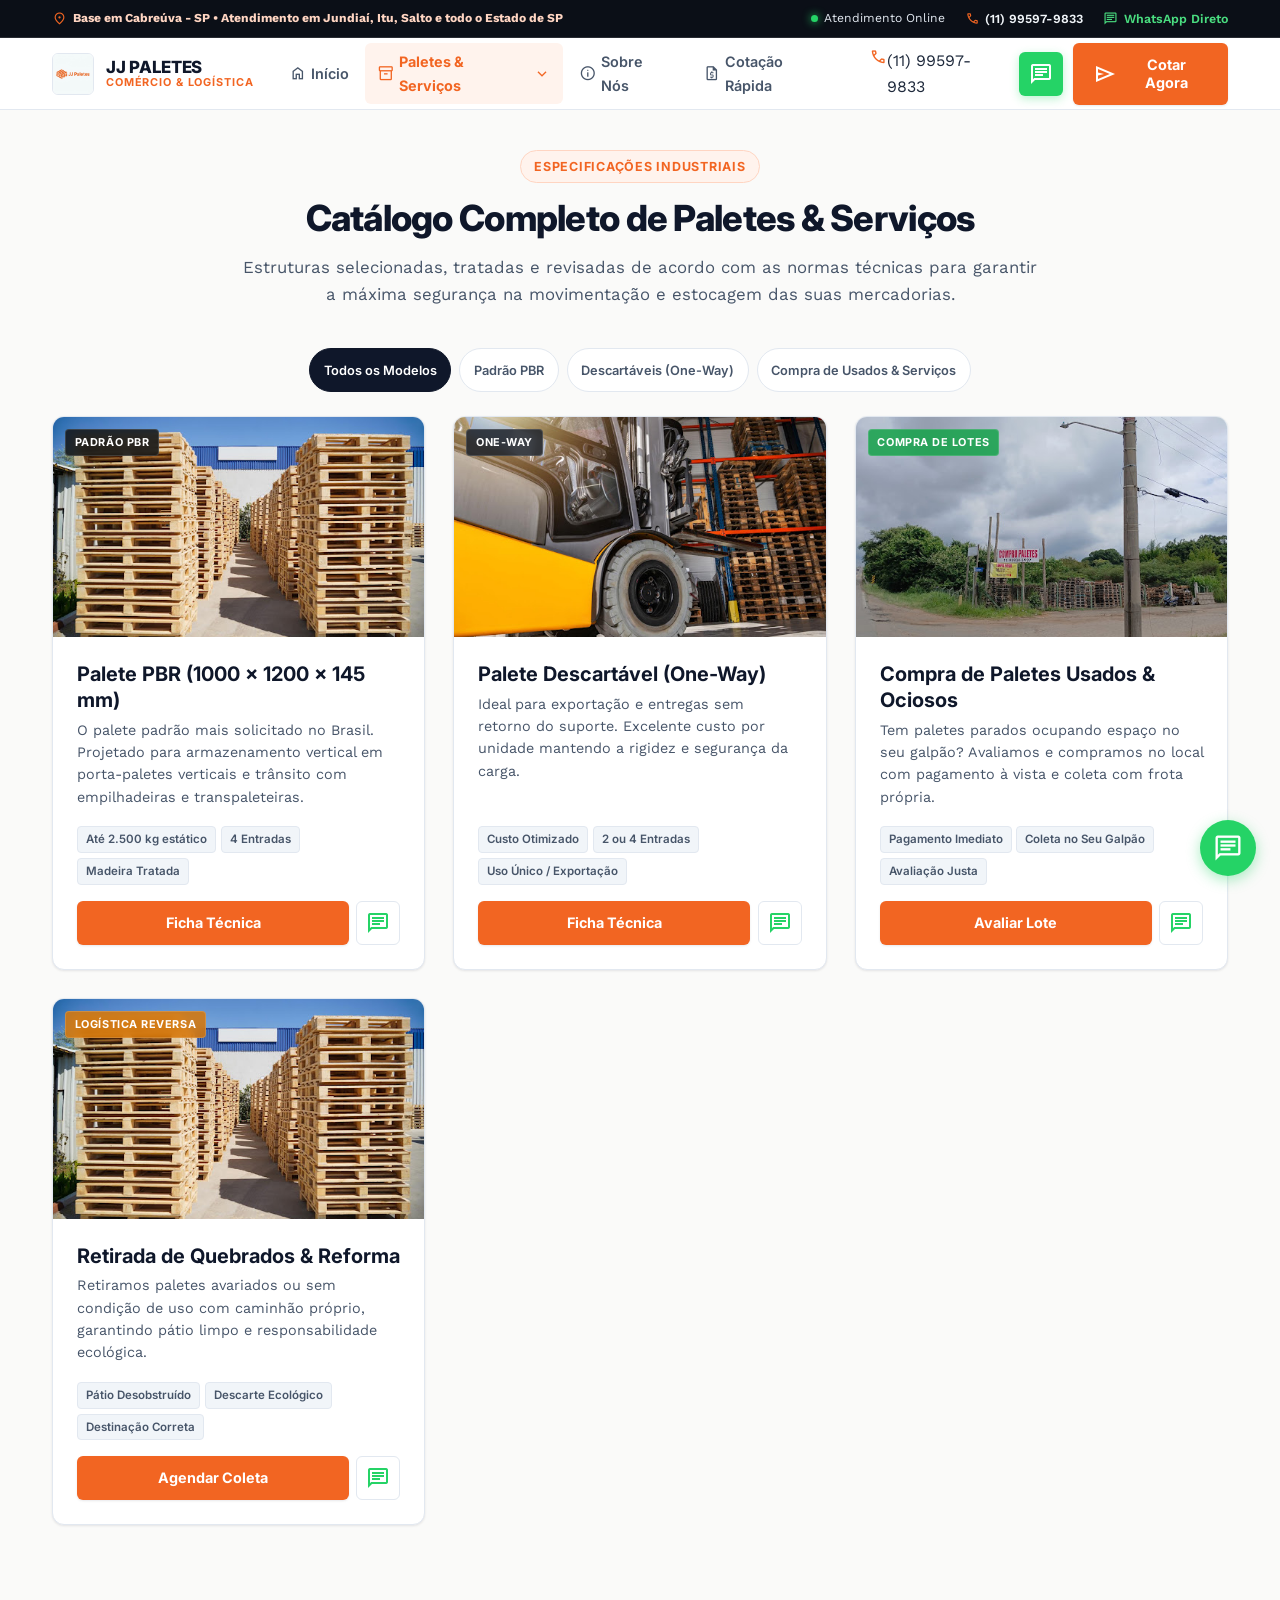
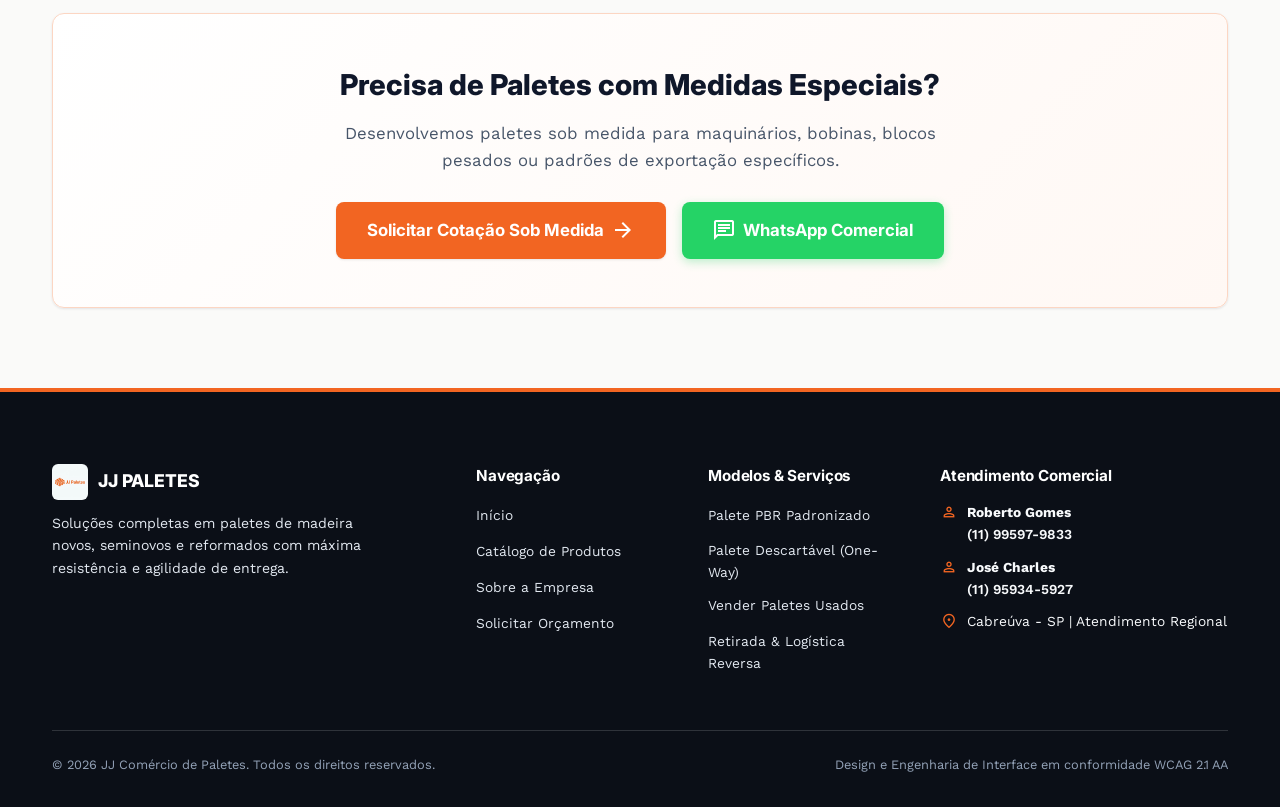
<file: produtos.html>
<!DOCTYPE html>
<html lang="pt-BR">
<head>
  <meta charset="UTF-8">
  <meta name="viewport" content="width=device-width, initial-scale=1.0">
  <title>Catálogo Completo de Paletes & Serviços | JJ Comércio de Paletes</title>
  <meta name="description" content="Conheça a linha completa de paletes de madeira da JJ Paletes. Padrão PBR, descartáveis (one-way), compra de lotes usados e logística reversa em Cabreúva, Jundiaí e região.">
  <link rel="icon" type="image/png" href="assets/Logo_novo.png?v=2">
  <meta name="color-scheme" content="light">
  <meta name="supported-color-schemes" content="light">
  <meta name="theme-color" content="#FAFAF9">
  <link rel="stylesheet" href="css/style.css?v=20260830_6">
</head>
<body>

  <!-- Barra Superior / Top Utility Bar -->
  <div class="top-bar" role="region" aria-label="Informações Rápidas e Contato">
    <div class="container top-bar-inner">
      <div class="top-bar-left">
        <div class="top-bar-badge">
          <span class="material-symbols-outlined" aria-hidden="true">location_on</span>
          <span>Base em Cabreúva - SP • Atendimento em Jundiaí, Itu, Salto e todo o Estado de SP</span>
        </div>
      </div>
      <div class="top-bar-right">
        <span style="font-size: 0.76rem; color: #E2E8F0; display: inline-flex; align-items: center; gap: 0.35rem;">
          <span class="online-pulse-dot"></span> Atendimento Online
        </span>
        <a href="tel:+5511995979833" class="top-bar-link" title="Ligar para Roberto Gomes">
          <span class="material-symbols-outlined" aria-hidden="true">call</span>
          <span>(11) 99597-9833</span>
        </a>
        <a href="https://wa.me/5511995979833?text=Olá,%20vim%20pelo%20site%20e%20gostaria%20de%20um%20orçamento." target="_blank" class="top-bar-link" style="color: #4ADE80;" title="WhatsApp Comercial">
          <span class="material-symbols-outlined" aria-hidden="true" style="color: #4ADE80;">chat</span>
          <span>WhatsApp Direto</span>
        </a>
      </div>
    </div>
  </div>

  <!-- Header / Barra de Navegação -->
  <header class="site-header" role="banner">
    <div class="container header-inner">
      <a href="index.html" class="brand-logo" aria-label="Página Inicial JJ Comércio de Paletes">
        <img src="assets/Logo_novo.png?v=2" alt="Logotipo JJ Paletes">
        <div class="brand-logo-text">
          <span class="brand-name">JJ PALETES</span>
          <span class="brand-sub">Comércio & Logística</span>
        </div>
      </a>

      <nav class="desktop-nav" role="navigation" aria-label="Navegação Principal">
        <a href="index.html" class="nav-link">
          <span class="material-symbols-outlined" style="font-size: 1.1rem;" aria-hidden="true">home</span>
          <span>Início</span>
        </a>

        <!-- Dropdown: Nossos Paletes & Serviços -->
        <div class="nav-dropdown">
          <a href="produtos.html" class="nav-link active nav-dropdown-toggle" id="dropdownPaletesLink" aria-haspopup="true" aria-expanded="false" aria-current="page">
            <span class="material-symbols-outlined" style="font-size: 1.1rem;" aria-hidden="true">inventory_2</span>
            <span>Paletes & Serviços</span>
            <span class="material-symbols-outlined dropdown-arrow" aria-hidden="true">expand_more</span>
          </a>
          
          <div class="dropdown-menu" aria-labelledby="dropdownPaletesLink">
            <a href="produtos.html#pbr" class="dropdown-item">
              <div class="dropdown-icon">
                <span class="material-symbols-outlined" aria-hidden="true">view_in_ar</span>
              </div>
              <div class="dropdown-item-text">
                <div class="dropdown-item-title">
                  <span>Palete PBR 1000x1200mm</span>
                  <span class="dropdown-badge">Mais Vendido</span>
                </div>
                <span class="dropdown-item-desc">Padrão nacional regulamentado para porta-paletes.</span>
              </div>
            </a>

            <a href="produtos.html#descartavel" class="dropdown-item">
              <div class="dropdown-icon">
                <span class="material-symbols-outlined" aria-hidden="true">flight_takeoff</span>
              </div>
              <div class="dropdown-item-text">
                <div class="dropdown-item-title">
                  <span>Palete Descartável (One-Way)</span>
                </div>
                <span class="dropdown-item-desc">Ideal para exportação e cargas de envio único.</span>
              </div>
            </a>

            <a href="produtos.html#compra" class="dropdown-item">
              <div class="dropdown-icon">
                <span class="material-symbols-outlined" aria-hidden="true">currency_exchange</span>
              </div>
              <div class="dropdown-item-text">
                <div class="dropdown-item-title">
                  <span>Compra de Paletes Usados</span>
                  <span class="dropdown-badge" style="background: var(--color-success);">Compramos</span>
                </div>
                <span class="dropdown-item-desc">Compramos lotes ociosos com pagamento à vista.</span>
              </div>
            </a>

            <a href="produtos.html#retirada" class="dropdown-item">
              <div class="dropdown-icon">
                <span class="material-symbols-outlined" aria-hidden="true">recycling</span>
              </div>
              <div class="dropdown-item-text">
                <div class="dropdown-item-title">
                  <span>Retirada & Logística Reversa</span>
                </div>
                <span class="dropdown-item-desc">Coleta de paletes quebrados e pátio limpo.</span>
              </div>
            </a>
          </div>
        </div>

        <a href="sobre.html" class="nav-link">
          <span class="material-symbols-outlined" style="font-size: 1.1rem;" aria-hidden="true">info</span>
          <span>Sobre Nós</span>
        </a>

        <a href="orcamento.html" class="nav-link">
          <span class="material-symbols-outlined" style="font-size: 1.1rem;" aria-hidden="true">request_quote</span>
          <span>Cotação Rápida</span>
        </a>
      </nav>

      <div class="header-actions">
        <a href="tel:+5511995979833" class="header-phone-link" title="Ligar para consultor comercial">
          <span class="material-symbols-outlined" aria-hidden="true" style="color: var(--color-primary); font-size: 1.15rem;">call</span>
          <span>(11) 99597-9833</span>
        </a>

        <a href="https://wa.me/5511995979833?text=Olá,%20vim%20pelo%20site%20e%20gostaria%20de%20um%20orçamento." target="_blank" class="btn btn-whatsapp header-icon-btn" title="Conversar no WhatsApp" aria-label="Abrir WhatsApp comercial">
          <span class="material-symbols-outlined" aria-hidden="true">chat</span>
        </a>

        <a href="orcamento.html" class="btn btn-primary header-cta-btn">
          <span class="material-symbols-outlined" aria-hidden="true">send</span>
          <span>Cotar Agora</span>
        </a>

        <button class="header-icon-btn mobile-menu-toggle" id="mobileMenuToggle" aria-label="Abrir menu de navegação" aria-expanded="false">
          <span class="material-symbols-outlined" aria-hidden="true">menu</span>
        </button>
      </div>
    </div>
  </header>

  <!-- Menu Gaveta Mobile -->
  <div class="mobile-nav-drawer" id="mobileNavDrawer" role="dialog" aria-modal="true" aria-label="Menu de Navegação Mobile">
    <div class="mobile-nav-content">
      <div style="display: flex; justify-content: space-between; align-items: center; margin-bottom: 1rem;">
        <div style="display: flex; align-items: center; gap: 0.5rem;">
          <img src="assets/Logo_novo.png?v=2" alt="Logo" style="width: 32px; height: 32px; border-radius: 4px;">
          <span style="font-family: var(--font-heading); font-weight: 800; font-size: 1.05rem; color: var(--color-dark);">JJ PALETES</span>
        </div>
        <button class="header-icon-btn" id="mobileMenuClose" aria-label="Fechar menu">
          <span class="material-symbols-outlined" aria-hidden="true">close</span>
        </button>
      </div>

      <a href="index.html" class="mobile-nav-link">
        <span style="display: flex; align-items: center; gap: 0.5rem;">
          <span class="material-symbols-outlined" aria-hidden="true" style="color: var(--color-primary);">home</span>
          Início
        </span>
        <span class="material-symbols-outlined" aria-hidden="true">chevron_right</span>
      </a>

      <a href="produtos.html" class="mobile-nav-link active" aria-current="page">
        <span style="display: flex; align-items: center; gap: 0.5rem;">
          <span class="material-symbols-outlined" aria-hidden="true" style="color: var(--color-primary);">inventory_2</span>
          Paletes & Serviços
        </span>
        <span class="material-symbols-outlined" aria-hidden="true">chevron_right</span>
      </a>

      <div class="mobile-submenu-box">
        <a href="produtos.html#pbr" class="mobile-sub-link">
          <span class="material-symbols-outlined" aria-hidden="true" style="font-size: 16px; color: var(--color-primary);">view_in_ar</span>
          <span>Palete PBR 1000x1200mm</span>
        </a>
        <a href="produtos.html#descartavel" class="mobile-sub-link">
          <span class="material-symbols-outlined" aria-hidden="true" style="font-size: 16px; color: var(--color-primary);">flight_takeoff</span>
          <span>Palete Descartável (One-Way)</span>
        </a>
        <a href="produtos.html#compra" class="mobile-sub-link">
          <span class="material-symbols-outlined" aria-hidden="true" style="font-size: 16px; color: var(--color-success);">currency_exchange</span>
          <span>Compra de Paletes Usados</span>
        </a>
        <a href="produtos.html#retirada" class="mobile-sub-link">
          <span class="material-symbols-outlined" aria-hidden="true" style="font-size: 16px; color: var(--color-warning);">recycling</span>
          <span>Retirada & Logística Reversa</span>
        </a>
      </div>

      <a href="sobre.html" class="mobile-nav-link">
        <span style="display: flex; align-items: center; gap: 0.5rem;">
          <span class="material-symbols-outlined" aria-hidden="true" style="color: var(--color-primary);">info</span>
          Sobre a JJ Paletes
        </span>
        <span class="material-symbols-outlined" aria-hidden="true">chevron_right</span>
      </a>

      <a href="orcamento.html" class="mobile-nav-link">
        <span style="display: flex; align-items: center; gap: 0.5rem;">
          <span class="material-symbols-outlined" aria-hidden="true" style="color: var(--color-primary);">request_quote</span>
          Cotação Rápida
        </span>
        <span class="material-symbols-outlined" aria-hidden="true">chevron_right</span>
      </a>

      <div style="margin-top: 1rem; padding-top: 1rem; border-top: 1px solid var(--color-border); display: flex; flex-direction: column; gap: 0.65rem;">
        <p style="font-size: 0.78rem; font-weight: 700; color: var(--color-text-muted); text-transform: uppercase; letter-spacing: 0.05em;">Canais Diretos de Vendas:</p>
        <a href="https://wa.me/5511995979833?text=Olá,%20vim%20pelo%20site%20e%20gostaria%20de%20um%20orçamento." target="_blank" class="btn btn-whatsapp">
          <span class="material-symbols-outlined" aria-hidden="true">chat</span>
          Falar no WhatsApp Comercial
        </a>
        <a href="tel:+5511995979833" class="btn btn-outline">
          <span class="material-symbols-outlined" aria-hidden="true">call</span>
          Ligar: (11) 99597-9833
        </a>
      </div>
    </div>
  </div>

  <main class="container" id="main-content">
    
    <!-- Cabeçalho do Catálogo -->
    <div style="text-align: center; max-width: 800px; margin: 2.5rem auto 2.5rem auto;">
      <span class="section-tag">Especificações Industriais</span>
      <h1 class="section-title">Catálogo Completo de Paletes & Serviços</h1>
      <p class="section-desc">Estruturas selecionadas, tratadas e revisadas de acordo com as normas técnicas para garantir a máxima segurança na movimentação e estocagem das suas mercadorias.</p>
    </div>

    <!-- Barra de Filtros de Categoria (Deslizável no Celular) -->
    <div class="category-filter-scroll-wrap">
      <div class="category-filter-bar" role="tablist" aria-label="Filtrar produtos por categoria">
        <button class="filter-pill active" data-filter="all" role="tab" aria-selected="true">Todos os Modelos</button>
        <button class="filter-pill" data-filter="pbr" role="tab" aria-selected="false">Padrão PBR</button>
        <button class="filter-pill" data-filter="descartavel" role="tab" aria-selected="false">Descartáveis (One-Way)</button>
        <button class="filter-pill" data-filter="servicos" role="tab" aria-selected="false">Compra de Usados & Serviços</button>
      </div>
    </div>

    <!-- Grid de Produtos e Serviços -->
    <div class="products-grid section-spacing">
      
      <!-- Card 1: Palete PBR 1000x1200mm -->
      <article class="product-card" data-category="pbr" id="pbr">
        <div class="product-image-wrap">
          <img src="assets/pallet1.jpg" alt="Palete PBR Padronizado 1000x1200mm" loading="lazy">
          <span class="product-tag">PADRÃO PBR</span>
        </div>
        <div class="product-body">
          <h2 class="product-title">Palete PBR (1000 x 1200 x 145 mm)</h2>
          <p class="product-desc">O palete padrão mais solicitado no Brasil. Projetado para armazenamento vertical em porta-paletes verticais e trânsito com empilhadeiras e transpaleteiras.</p>
          <div class="product-specs">
            <span class="spec-pill">Até 2.500 kg estático</span>
            <span class="spec-pill">4 Entradas</span>
            <span class="spec-pill">Madeira Tratada</span>
          </div>
          <div class="product-actions">
            <button class="btn btn-primary" data-product-key="pbr" aria-label="Ver ficha técnica do Palete PBR">
              <span>Ficha Técnica</span>
            </button>
            <a href="https://wa.me/5511995979833?text=Olá,%20quero%20cotar%20Paletes%20PBR." target="_blank" class="btn btn-outline btn-icon" title="WhatsApp Rápido" aria-label="Cotar no WhatsApp">
              <span class="material-symbols-outlined" aria-hidden="true" style="color: var(--color-whatsapp);">chat</span>
            </a>
          </div>
        </div>
      </article>

      <!-- Card 2: Palete Descartável One-Way -->
      <article class="product-card" data-category="descartavel" id="descartavel">
        <div class="product-image-wrap">
          <img src="assets/pallet2.jpg" alt="Palete Descartável One-Way" loading="lazy">
          <span class="product-tag" style="background: rgba(30, 35, 43, 0.85);">ONE-WAY</span>
        </div>
        <div class="product-body">
          <h2 class="product-title">Palete Descartável (One-Way)</h2>
          <p class="product-desc">Ideal para exportação e entregas sem retorno do suporte. Excelente custo por unidade mantendo a rigidez e segurança da carga.</p>
          <div class="product-specs">
            <span class="spec-pill">Custo Otimizado</span>
            <span class="spec-pill">2 ou 4 Entradas</span>
            <span class="spec-pill">Uso Único / Exportação</span>
          </div>
          <div class="product-actions">
            <button class="btn btn-primary" data-product-key="descartavel" aria-label="Ver ficha técnica do Palete Descartável">
              <span>Ficha Técnica</span>
            </button>
            <a href="https://wa.me/5511995979833?text=Olá,%20quero%20cotar%20Paletes%20Descartáveis." target="_blank" class="btn btn-outline btn-icon" title="WhatsApp Rápido" aria-label="Cotar no WhatsApp">
              <span class="material-symbols-outlined" aria-hidden="true" style="color: var(--color-whatsapp);">chat</span>
            </a>
          </div>
        </div>
      </article>

      <!-- Card 3: Compra de Paletes Usados -->
      <article class="product-card" data-category="servicos" id="compra">
        <div class="product-image-wrap">
          <img src="assets/Compra.png" alt="Compra de Paletes Usados no Local" loading="lazy">
          <span class="product-tag" style="background: rgba(22, 163, 74, 0.85);">COMPRA DE LOTES</span>
        </div>
        <div class="product-body">
          <h2 class="product-title">Compra de Paletes Usados & Ociosos</h2>
          <p class="product-desc">Tem paletes parados ocupando espaço no seu galpão? Avaliamos e compramos no local com pagamento à vista e coleta com frota própria.</p>
          <div class="product-specs">
            <span class="spec-pill">Pagamento Imediato</span>
            <span class="spec-pill">Coleta no Seu Galpão</span>
            <span class="spec-pill">Avaliação Justa</span>
          </div>
          <div class="product-actions">
            <button class="btn btn-primary" data-product-key="compra" aria-label="Avaliar lote de paletes usados">
              <span>Avaliar Lote</span>
            </button>
            <a href="https://wa.me/5511995979833?text=Olá,%20tenho%20paletes%20usados%20para%20vender." target="_blank" class="btn btn-outline btn-icon" title="WhatsApp Rápido" aria-label="Falar no WhatsApp">
              <span class="material-symbols-outlined" aria-hidden="true" style="color: var(--color-whatsapp);">chat</span>
            </a>
          </div>
        </div>
      </article>

      <!-- Card 4: Retirada e Logística Reversa -->
      <article class="product-card" data-category="servicos" id="retirada">
        <div class="product-image-wrap">
          <img src="assets/pallet1.jpg" alt="Logística Reversa de Paletes" loading="lazy">
          <span class="product-tag" style="background: rgba(217, 119, 6, 0.85);">LOGÍSTICA REVERSA</span>
        </div>
        <div class="product-body">
          <h2 class="product-title">Retirada de Quebrados & Reforma</h2>
          <p class="product-desc">Retiramos paletes avariados ou sem condição de uso com caminhão próprio, garantindo pátio limpo e responsabilidade ecológica.</p>
          <div class="product-specs">
            <span class="spec-pill">Pátio Desobstruído</span>
            <span class="spec-pill">Descarte Ecológico</span>
            <span class="spec-pill">Destinação Correta</span>
          </div>
          <div class="product-actions">
            <button class="btn btn-primary" data-product-key="retirada" aria-label="Ver detalhes de logística reversa">
              <span>Agendar Coleta</span>
            </button>
            <a href="https://wa.me/5511995979833?text=Olá,%20preciso%20de%20retirada%20de%20paletes%20quebrados." target="_blank" class="btn btn-outline btn-icon" title="WhatsApp Rápido" aria-label="Falar no WhatsApp">
              <span class="material-symbols-outlined" aria-hidden="true" style="color: var(--color-whatsapp);">chat</span>
            </a>
          </div>
        </div>
      </article>

    </div>

    <!-- Banner de Chamada para Orçamento Sob Medida -->
    <div style="background: linear-gradient(135deg, #FFFFFF 0%, #FFF8F4 100%); color: var(--color-dark); border-radius: var(--radius-lg); padding: 3rem 2rem; text-align: center; margin-bottom: 5rem; border: 1px solid var(--color-border-warm); box-shadow: var(--shadow-sm);">
      <h2 style="font-family: var(--font-heading); font-size: 1.8rem; font-weight: 800; color: #0F172A; margin-bottom: 0.75rem;">Precisa de Paletes com Medidas Especiais?</h2>
      <p style="color: #475569; max-width: 650px; margin: 0 auto 1.75rem auto; font-size: 1.05rem; line-height: 1.6;">
        Desenvolvemos paletes sob medida para maquinários, bobinas, blocos pesados ou padrões de exportação específicos.
      </p>
      <div style="display: flex; gap: 1rem; justify-content: center; flex-wrap: wrap;">
        <a href="orcamento.html" class="btn btn-primary btn-lg">
          <span>Solicitar Cotação Sob Medida</span>
          <span class="material-symbols-outlined" aria-hidden="true">arrow_forward</span>
        </a>
        <a href="https://wa.me/5511995979833?text=Olá,%20preciso%20de%20paletes%20sob%20medida." target="_blank" class="btn btn-whatsapp btn-lg">
          <span class="material-symbols-outlined" aria-hidden="true">chat</span>
          <span>WhatsApp Comercial</span>
        </a>
      </div>
    </div>

  </main>

  <!-- Modal de Detalhes do Produto -->
  <div class="modal-backdrop" id="productModal" role="dialog" aria-modal="true" aria-label="Detalhes do Produto">
    <div class="modal-container">
      <button class="modal-close-btn" id="closeModalBtn" aria-label="Fechar modal">
        <span class="material-symbols-outlined" aria-hidden="true">close</span>
      </button>
      <div id="modalDetails"></div>
    </div>
  </div>

  <!-- Botão Flutuante do WhatsApp -->
  <a href="https://wa.me/5511995979833?text=Olá,%20vim%20pelo%20catálogo%20da%20JJ%20Paletes." target="_blank" class="whatsapp-fab" aria-label="Falar com consultor no WhatsApp">
    <span class="material-symbols-outlined" aria-hidden="true">chat</span>
  </a>

  <!-- Rodapé do Site -->
  <footer class="site-footer" role="contentinfo">
    <div class="container">
      <div class="footer-grid">
        <div class="footer-brand">
          <div class="footer-brand-logo">
            <img src="assets/Logo_novo.png?v=2" alt="JJ Paletes Logotipo">
            <span>JJ PALETES</span>
          </div>
          <p>
            Soluções completas em paletes de madeira novos, seminovos e reformados com máxima resistência e agilidade de entrega.
          </p>
        </div>

        <div class="footer-col">
          <h4>Navegação</h4>
          <ul class="footer-links">
            <li><a href="index.html">Início</a></li>
            <li><a href="produtos.html">Catálogo de Produtos</a></li>
            <li><a href="sobre.html">Sobre a Empresa</a></li>
            <li><a href="orcamento.html">Solicitar Orçamento</a></li>
          </ul>
        </div>

        <div class="footer-col">
          <h4>Modelos & Serviços</h4>
          <ul class="footer-links">
            <li><a href="produtos.html#pbr">Palete PBR Padronizado</a></li>
            <li><a href="produtos.html#descartavel">Palete Descartável (One-Way)</a></li>
            <li><a href="orcamento.html?servico=compra">Vender Paletes Usados</a></li>
            <li><a href="orcamento.html?servico=retirada">Retirada & Logística Reversa</a></li>
          </ul>
        </div>

        <div class="footer-col">
          <h4>Atendimento Comercial</h4>
          <div class="footer-contact-item">
            <span class="material-symbols-outlined" aria-hidden="true">person</span>
            <div>
              <strong>Roberto Gomes</strong><br>
              <a href="tel:+5511995979833" style="color: #F8FAFC; font-weight: 600;">(11) 99597-9833</a>
            </div>
          </div>
          <div class="footer-contact-item">
            <span class="material-symbols-outlined" aria-hidden="true">person</span>
            <div>
              <strong>José Charles</strong><br>
              <a href="tel:+5511959345927" style="color: #F8FAFC; font-weight: 600;">(11) 95934-5927</a>
            </div>
          </div>
          <div class="footer-contact-item">
            <span class="material-symbols-outlined" aria-hidden="true">location_on</span>
            <div>
              <span>Cabreúva - SP | Atendimento Regional</span>
            </div>
          </div>
        </div>
      </div>

      <div class="footer-bottom">
        <div>
          &copy; 2026 JJ Comércio de Paletes. Todos os direitos reservados.
        </div>
        <div style="color: #94A3B8;">
          Design e Engenharia de Interface em conformidade WCAG 2.1 AA
        </div>
      </div>
    </div>
  </footer>

  <!-- Barra de Ação Rápida Mobile (Thumb Zone) -->
  <nav class="mobile-bottom-bar" aria-label="Ações Rápidas Mobile">
    <a href="tel:+5511995979833" class="mobile-bar-btn" title="Ligar para Roberto Gomes">
      <span class="material-symbols-outlined" aria-hidden="true">call</span>
      <span>Ligar</span>
    </a>
    <a href="https://wa.me/5511995979833?text=Olá,%20vim%20pelo%20site%20e%20gostaria%20de%20um%20orçamento." target="_blank" class="mobile-bar-btn mobile-bar-btn-whatsapp" title="WhatsApp Comercial">
      <span class="material-symbols-outlined" aria-hidden="true">chat</span>
      <span>WhatsApp</span>
    </a>
    <a href="orcamento.html" class="mobile-bar-btn mobile-bar-btn-primary" title="Solicitar Cotação">
      <span class="material-symbols-outlined" aria-hidden="true">send</span>
      <span>Cotar</span>
    </a>
  </nav>

  <script src="js/main.js?v=20260830_4"></script>
</body>
</html>
</file>
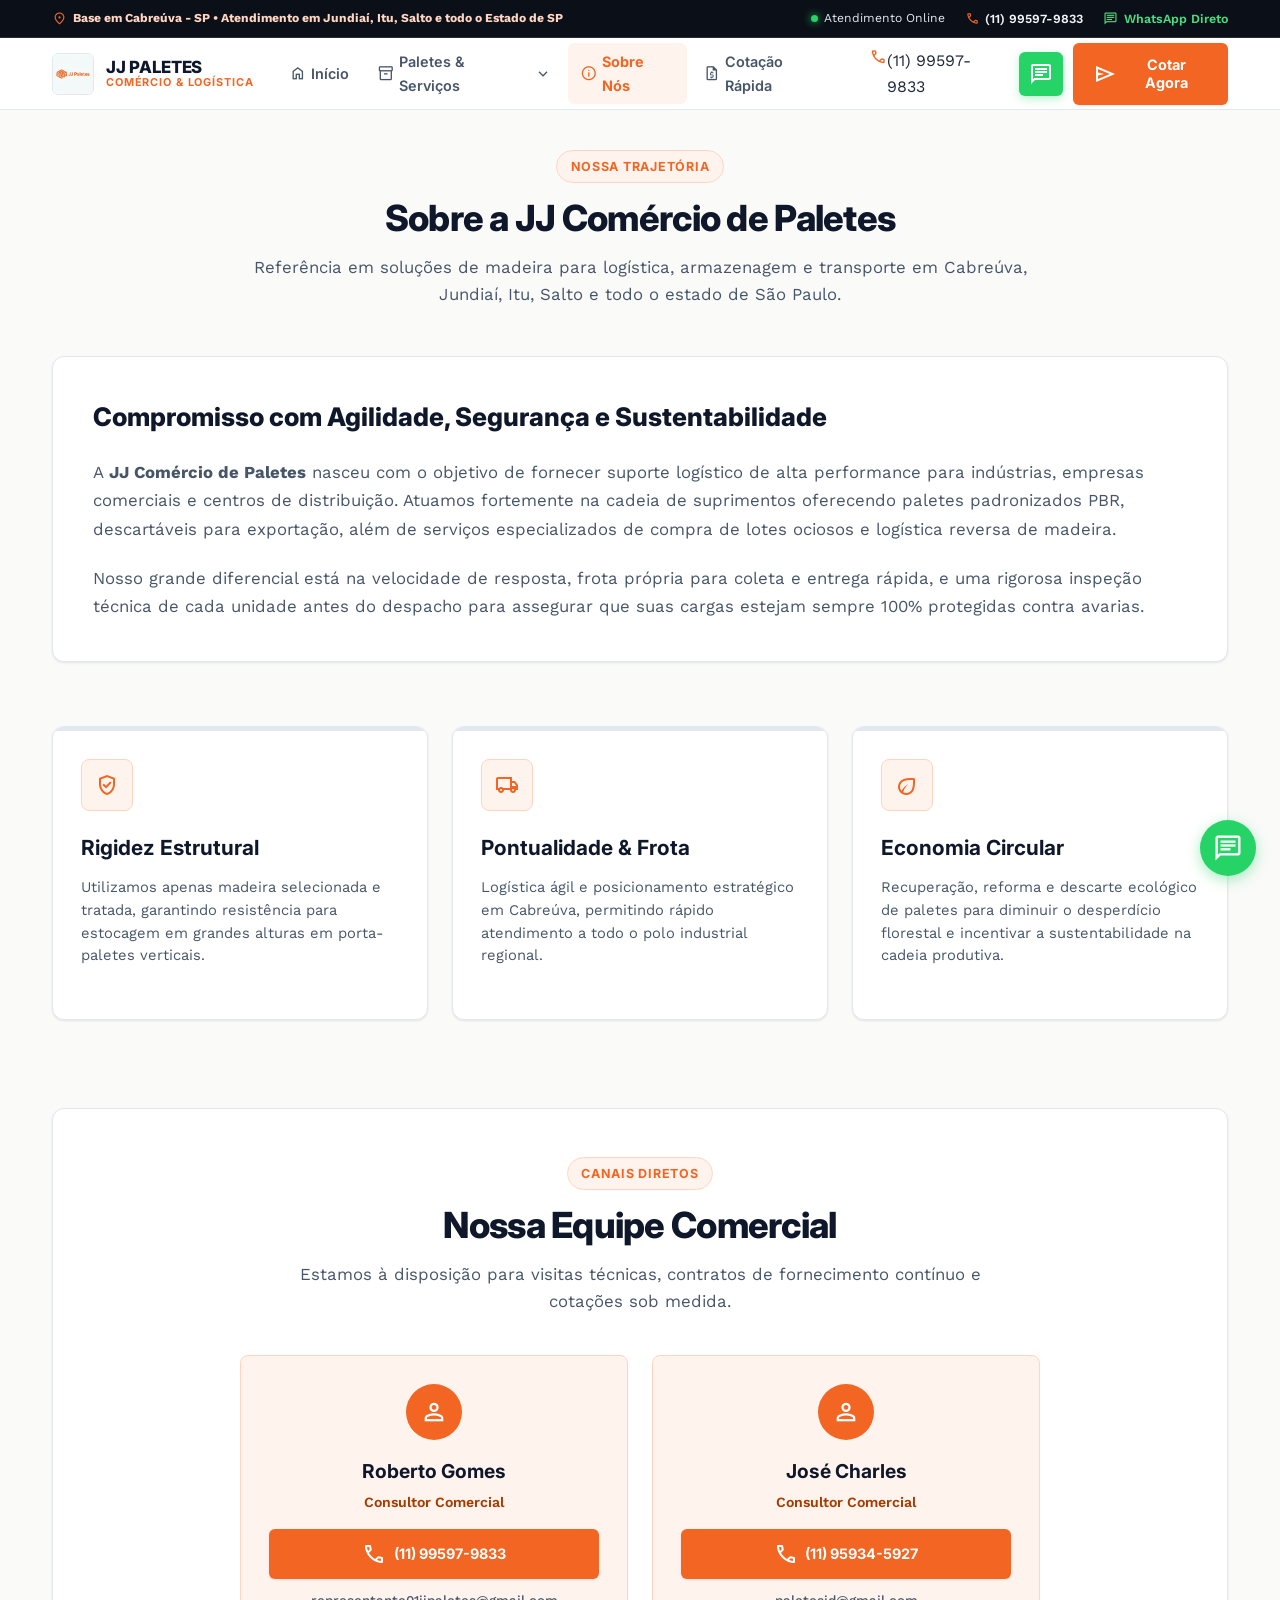
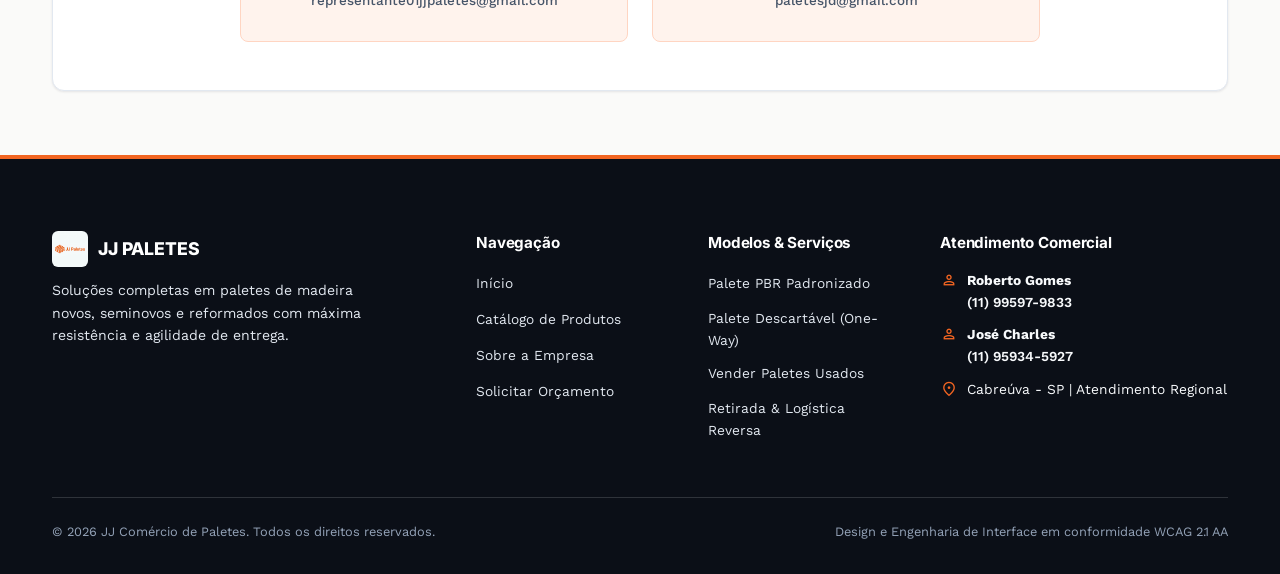
<file: sobre.html>
<!DOCTYPE html>
<html lang="pt-BR">
<head>
  <meta charset="UTF-8">
  <meta name="viewport" content="width=device-width, initial-scale=1.0">
  <title>Sobre Nós | JJ Comércio de Paletes</title>
  <meta name="description" content="Conheça a história, infraestrutura e valores da JJ Comércio de Paletes em Cabreúva - SP. Parceiro logístico estratégico em pallets de madeira para toda a região.">
  <link rel="icon" type="image/png" href="assets/Logo_novo.png?v=2">
  <meta name="color-scheme" content="light">
  <meta name="supported-color-schemes" content="light">
  <meta name="theme-color" content="#FAFAF9">
  <link rel="stylesheet" href="css/style.css?v=20260830_6">
</head>
<body>

  <!-- Barra Superior / Top Utility Bar -->
  <div class="top-bar" role="region" aria-label="Informações Rápidas e Contato">
    <div class="container top-bar-inner">
      <div class="top-bar-left">
        <div class="top-bar-badge">
          <span class="material-symbols-outlined" aria-hidden="true">location_on</span>
          <span>Base em Cabreúva - SP • Atendimento em Jundiaí, Itu, Salto e todo o Estado de SP</span>
        </div>
      </div>
      <div class="top-bar-right">
        <span style="font-size: 0.76rem; color: #E2E8F0; display: inline-flex; align-items: center; gap: 0.35rem;">
          <span class="online-pulse-dot"></span> Atendimento Online
        </span>
        <a href="tel:+5511995979833" class="top-bar-link" title="Ligar para Roberto Gomes">
          <span class="material-symbols-outlined" aria-hidden="true">call</span>
          <span>(11) 99597-9833</span>
        </a>
        <a href="https://wa.me/5511995979833?text=Olá,%20vim%20pelo%20site%20e%20gostaria%20de%20um%20orçamento." target="_blank" class="top-bar-link" style="color: #4ADE80;" title="WhatsApp Comercial">
          <span class="material-symbols-outlined" aria-hidden="true" style="color: #4ADE80;">chat</span>
          <span>WhatsApp Direto</span>
        </a>
      </div>
    </div>
  </div>

  <!-- Header / Barra de Navegação -->
  <header class="site-header" role="banner">
    <div class="container header-inner">
      <a href="index.html" class="brand-logo" aria-label="Página Inicial JJ Comércio de Paletes">
        <img src="assets/Logo_novo.png?v=2" alt="Logotipo JJ Paletes">
        <div class="brand-logo-text">
          <span class="brand-name">JJ PALETES</span>
          <span class="brand-sub">Comércio & Logística</span>
        </div>
      </a>

      <nav class="desktop-nav" role="navigation" aria-label="Navegação Principal">
        <a href="index.html" class="nav-link">
          <span class="material-symbols-outlined" style="font-size: 1.1rem;" aria-hidden="true">home</span>
          <span>Início</span>
        </a>

        <!-- Dropdown: Nossos Paletes & Serviços -->
        <div class="nav-dropdown">
          <a href="produtos.html" class="nav-link nav-dropdown-toggle" id="dropdownPaletesLink" aria-haspopup="true" aria-expanded="false">
            <span class="material-symbols-outlined" style="font-size: 1.1rem;" aria-hidden="true">inventory_2</span>
            <span>Paletes & Serviços</span>
            <span class="material-symbols-outlined dropdown-arrow" aria-hidden="true">expand_more</span>
          </a>
          
          <div class="dropdown-menu" aria-labelledby="dropdownPaletesLink">
            <a href="produtos.html#pbr" class="dropdown-item">
              <div class="dropdown-icon">
                <span class="material-symbols-outlined" aria-hidden="true">view_in_ar</span>
              </div>
              <div class="dropdown-item-text">
                <div class="dropdown-item-title">
                  <span>Palete PBR 1000x1200mm</span>
                  <span class="dropdown-badge">Mais Vendido</span>
                </div>
                <span class="dropdown-item-desc">Padrão nacional regulamentado para porta-paletes.</span>
              </div>
            </a>

            <a href="produtos.html#descartavel" class="dropdown-item">
              <div class="dropdown-icon">
                <span class="material-symbols-outlined" aria-hidden="true">flight_takeoff</span>
              </div>
              <div class="dropdown-item-text">
                <div class="dropdown-item-title">
                  <span>Palete Descartável (One-Way)</span>
                </div>
                <span class="dropdown-item-desc">Ideal para exportação e cargas de envio único.</span>
              </div>
            </a>

            <a href="produtos.html#compra" class="dropdown-item">
              <div class="dropdown-icon">
                <span class="material-symbols-outlined" aria-hidden="true">currency_exchange</span>
              </div>
              <div class="dropdown-item-text">
                <div class="dropdown-item-title">
                  <span>Compra de Paletes Usados</span>
                  <span class="dropdown-badge" style="background: var(--color-success);">Compramos</span>
                </div>
                <span class="dropdown-item-desc">Compramos lotes ociosos com pagamento à vista.</span>
              </div>
            </a>

            <a href="produtos.html#retirada" class="dropdown-item">
              <div class="dropdown-icon">
                <span class="material-symbols-outlined" aria-hidden="true">recycling</span>
              </div>
              <div class="dropdown-item-text">
                <div class="dropdown-item-title">
                  <span>Retirada & Logística Reversa</span>
                </div>
                <span class="dropdown-item-desc">Coleta de paletes quebrados e pátio limpo.</span>
              </div>
            </a>
          </div>
        </div>

        <a href="sobre.html" class="nav-link active" aria-current="page">
          <span class="material-symbols-outlined" style="font-size: 1.1rem;" aria-hidden="true">info</span>
          <span>Sobre Nós</span>
        </a>

        <a href="orcamento.html" class="nav-link">
          <span class="material-symbols-outlined" style="font-size: 1.1rem;" aria-hidden="true">request_quote</span>
          <span>Cotação Rápida</span>
        </a>
      </nav>

      <div class="header-actions">
        <a href="tel:+5511995979833" class="header-phone-link" title="Ligar para consultor comercial">
          <span class="material-symbols-outlined" aria-hidden="true" style="color: var(--color-primary); font-size: 1.15rem;">call</span>
          <span>(11) 99597-9833</span>
        </a>

        <a href="https://wa.me/5511995979833?text=Olá,%20vim%20pelo%20site%20e%20gostaria%20de%20um%20orçamento." target="_blank" class="btn btn-whatsapp header-icon-btn" title="Conversar no WhatsApp" aria-label="Abrir WhatsApp comercial">
          <span class="material-symbols-outlined" aria-hidden="true">chat</span>
        </a>

        <a href="orcamento.html" class="btn btn-primary header-cta-btn">
          <span class="material-symbols-outlined" aria-hidden="true">send</span>
          <span>Cotar Agora</span>
        </a>

        <button class="header-icon-btn mobile-menu-toggle" id="mobileMenuToggle" aria-label="Abrir menu de navegação" aria-expanded="false">
          <span class="material-symbols-outlined" aria-hidden="true">menu</span>
        </button>
      </div>
    </div>
  </header>

  <!-- Menu Gaveta Mobile -->
  <div class="mobile-nav-drawer" id="mobileNavDrawer" role="dialog" aria-modal="true" aria-label="Menu de Navegação Mobile">
    <div class="mobile-nav-content">
      <div style="display: flex; justify-content: space-between; align-items: center; margin-bottom: 1rem;">
        <div style="display: flex; align-items: center; gap: 0.5rem;">
          <img src="assets/Logo_novo.png?v=2" alt="Logo" style="width: 32px; height: 32px; border-radius: 4px;">
          <span style="font-family: var(--font-heading); font-weight: 800; font-size: 1.05rem; color: var(--color-dark);">JJ PALETES</span>
        </div>
        <button class="header-icon-btn" id="mobileMenuClose" aria-label="Fechar menu">
          <span class="material-symbols-outlined" aria-hidden="true">close</span>
        </button>
      </div>

      <a href="index.html" class="mobile-nav-link">
        <span style="display: flex; align-items: center; gap: 0.5rem;">
          <span class="material-symbols-outlined" aria-hidden="true" style="color: var(--color-primary);">home</span>
          Início
        </span>
        <span class="material-symbols-outlined" aria-hidden="true">chevron_right</span>
      </a>

      <a href="produtos.html" class="mobile-nav-link">
        <span style="display: flex; align-items: center; gap: 0.5rem;">
          <span class="material-symbols-outlined" aria-hidden="true" style="color: var(--color-primary);">inventory_2</span>
          Paletes & Serviços
        </span>
        <span class="material-symbols-outlined" aria-hidden="true">chevron_right</span>
      </a>

      <div class="mobile-submenu-box">
        <a href="produtos.html#pbr" class="mobile-sub-link">
          <span class="material-symbols-outlined" aria-hidden="true" style="font-size: 16px; color: var(--color-primary);">view_in_ar</span>
          <span>Palete PBR 1000x1200mm</span>
        </a>
        <a href="produtos.html#descartavel" class="mobile-sub-link">
          <span class="material-symbols-outlined" aria-hidden="true" style="font-size: 16px; color: var(--color-primary);">flight_takeoff</span>
          <span>Palete Descartável (One-Way)</span>
        </a>
        <a href="produtos.html#compra" class="mobile-sub-link">
          <span class="material-symbols-outlined" aria-hidden="true" style="font-size: 16px; color: var(--color-success);">currency_exchange</span>
          <span>Compra de Paletes Usados</span>
        </a>
        <a href="produtos.html#retirada" class="mobile-sub-link">
          <span class="material-symbols-outlined" aria-hidden="true" style="font-size: 16px; color: var(--color-warning);">recycling</span>
          <span>Retirada & Logística Reversa</span>
        </a>
      </div>

      <a href="sobre.html" class="mobile-nav-link active" aria-current="page">
        <span style="display: flex; align-items: center; gap: 0.5rem;">
          <span class="material-symbols-outlined" aria-hidden="true" style="color: var(--color-primary);">info</span>
          Sobre a JJ Paletes
        </span>
        <span class="material-symbols-outlined" aria-hidden="true">chevron_right</span>
      </a>

      <a href="orcamento.html" class="mobile-nav-link">
        <span style="display: flex; align-items: center; gap: 0.5rem;">
          <span class="material-symbols-outlined" aria-hidden="true" style="color: var(--color-primary);">request_quote</span>
          Cotação Rápida
        </span>
        <span class="material-symbols-outlined" aria-hidden="true">chevron_right</span>
      </a>

      <div style="margin-top: 1rem; padding-top: 1rem; border-top: 1px solid var(--color-border); display: flex; flex-direction: column; gap: 0.65rem;">
        <p style="font-size: 0.78rem; font-weight: 700; color: var(--color-text-muted); text-transform: uppercase; letter-spacing: 0.05em;">Canais Diretos de Vendas:</p>
        <a href="https://wa.me/5511995979833?text=Olá,%20vim%20pelo%20site%20e%20gostaria%20de%20um%20orçamento." target="_blank" class="btn btn-whatsapp">
          <span class="material-symbols-outlined" aria-hidden="true">chat</span>
          Falar no WhatsApp Comercial
        </a>
        <a href="tel:+5511995979833" class="btn btn-outline">
          <span class="material-symbols-outlined" aria-hidden="true">call</span>
          Ligar: (11) 99597-9833
        </a>
      </div>
    </div>
  </div>

  <main class="container" id="main-content">
    
    <!-- Hero Sobre -->
    <div style="text-align: center; max-width: 800px; margin: 2.5rem auto 3rem auto;">
      <span class="section-tag">Nossa Trajetória</span>
      <h1 class="section-title">Sobre a JJ Comércio de Paletes</h1>
      <p class="section-desc">Referência em soluções de madeira para logística, armazenagem e transporte em Cabreúva, Jundiaí, Itu, Salto e todo o estado de São Paulo.</p>
    </div>

    <!-- Seção Institucional / História -->
    <div style="display: grid; grid-template-columns: 1fr; gap: 2rem; margin-bottom: 4rem;">
      <div style="background: var(--color-surface); border: 1px solid var(--color-border); border-radius: var(--radius-lg); padding: 2.5rem; box-shadow: var(--shadow-sm);">
        <h2 style="font-family: var(--font-heading); font-size: 1.6rem; font-weight: 800; color: var(--color-dark); margin-bottom: 1.25rem;">
          Compromisso com Agilidade, Segurança e Sustentabilidade
        </h2>
        <p style="color: var(--color-text-secondary); font-size: 1.05rem; line-height: 1.7; margin-bottom: 1.25rem;">
          A <strong>JJ Comércio de Paletes</strong> nasceu com o objetivo de fornecer suporte logístico de alta performance para indústrias, empresas comerciais e centros de distribuição. Atuamos fortemente na cadeia de suprimentos oferecendo paletes padronizados PBR, descartáveis para exportação, além de serviços especializados de compra de lotes ociosos e logística reversa de madeira.
        </p>
        <p style="color: var(--color-text-secondary); font-size: 1.05rem; line-height: 1.7;">
          Nosso grande diferencial está na velocidade de resposta, frota própria para coleta e entrega rápida, e uma rigorosa inspeção técnica de cada unidade antes do despacho para assegurar que suas cargas estejam sempre 100% protegidas contra avarias.
        </p>
      </div>
    </div>

    <!-- Pilares de Valor -->
    <div class="services-grid section-spacing">
      <div class="service-card">
        <div class="service-icon-box">
          <span class="material-symbols-outlined" aria-hidden="true">verified_user</span>
        </div>
        <h3>Rigidez Estrutural</h3>
        <p>Utilizamos apenas madeira selecionada e tratada, garantindo resistência para estocagem em grandes alturas em porta-paletes verticais.</p>
      </div>

      <div class="service-card">
        <div class="service-icon-box">
          <span class="material-symbols-outlined" aria-hidden="true">local_shipping</span>
        </div>
        <h3>Pontualidade & Frota</h3>
        <p>Logística ágil e posicionamento estratégico em Cabreúva, permitindo rápido atendimento a todo o polo industrial regional.</p>
      </div>

      <div class="service-card">
        <div class="service-icon-box">
          <span class="material-symbols-outlined" aria-hidden="true">eco</span>
        </div>
        <h3>Economia Circular</h3>
        <p>Recuperação, reforma e descarte ecológico de paletes para diminuir o desperdício florestal e incentivar a sustentabilidade na cadeia produtiva.</p>
      </div>
    </div>

    <!-- Equipe Comercial e Atendimento Direto -->
    <section style="background: var(--color-surface); border: 1px solid var(--color-border); border-radius: var(--radius-lg); padding: 3rem 2rem; margin-bottom: 4rem; box-shadow: var(--shadow-sm);">
      <div class="section-header" style="margin-bottom: 2.5rem;">
        <span class="section-tag">Canais Diretos</span>
        <h2 class="section-title">Nossa Equipe Comercial</h2>
        <p class="section-desc">Estamos à disposição para visitas técnicas, contratos de fornecimento contínuo e cotações sob medida.</p>
      </div>

      <div style="display: grid; grid-template-columns: repeat(auto-fit, minmax(280px, 1fr)); gap: 1.5rem; max-width: 800px; margin: 0 auto;">
        <!-- Roberto Gomes -->
        <div style="background: var(--color-surface-container); border: 1px solid var(--color-primary-dim); border-radius: var(--radius-md); padding: 1.75rem; text-align: center;">
          <div style="width: 56px; height: 56px; border-radius: 50%; background: var(--color-primary); color: #FFF; display: flex; align-items: center; justify-content: center; margin: 0 auto 1rem auto;">
            <span class="material-symbols-outlined" aria-hidden="true" style="font-size: 28px;">person</span>
          </div>
          <h3 style="font-family: var(--font-heading); font-size: 1.2rem; font-weight: 700; color: var(--color-dark); margin-bottom: 0.25rem;">Roberto Gomes</h3>
          <p style="color: var(--color-primary-dark); font-weight: 600; font-size: 0.88rem; margin-bottom: 1rem;">Consultor Comercial</p>
          <a href="tel:+5511995979833" class="btn btn-primary" style="width: 100%; margin-bottom: 0.5rem;">
            <span class="material-symbols-outlined" aria-hidden="true">call</span>
            <span>(11) 99597-9833</span>
          </a>
          <a href="mailto:representante01jjpaletes@gmail.com" style="font-size: 0.84rem; color: #475569; font-weight: 500; word-break: break-all;">
            representante01jjpaletes@gmail.com
          </a>
        </div>

        <!-- José Charles -->
        <div style="background: var(--color-surface-container); border: 1px solid var(--color-primary-dim); border-radius: var(--radius-md); padding: 1.75rem; text-align: center;">
          <div style="width: 56px; height: 56px; border-radius: 50%; background: var(--color-primary); color: #FFF; display: flex; align-items: center; justify-content: center; margin: 0 auto 1rem auto;">
            <span class="material-symbols-outlined" aria-hidden="true" style="font-size: 28px;">person</span>
          </div>
          <h3 style="font-family: var(--font-heading); font-size: 1.2rem; font-weight: 700; color: var(--color-dark); margin-bottom: 0.25rem;">José Charles</h3>
          <p style="color: var(--color-primary-dark); font-weight: 600; font-size: 0.88rem; margin-bottom: 1rem;">Consultor Comercial</p>
          <a href="tel:+5511959345927" class="btn btn-primary" style="width: 100%; margin-bottom: 0.5rem;">
            <span class="material-symbols-outlined" aria-hidden="true">call</span>
            <span>(11) 95934-5927</span>
          </a>
          <a href="mailto:paletesjd@gmail.com" style="font-size: 0.84rem; color: #475569; font-weight: 500; word-break: break-all;">
            paletesjd@gmail.com
          </a>
        </div>
      </div>
    </section>

  </main>

  <!-- Botão Flutuante do WhatsApp -->
  <a href="https://wa.me/5511995979833?text=Olá,%20vim%20pela%20página%20Sobre%20da%20JJ%20Paletes." target="_blank" class="whatsapp-fab" aria-label="Falar com consultor no WhatsApp">
    <span class="material-symbols-outlined" aria-hidden="true">chat</span>
  </a>

  <!-- Rodapé do Site -->
  <footer class="site-footer" role="contentinfo">
    <div class="container">
      <div class="footer-grid">
        <div class="footer-brand">
          <div class="footer-brand-logo">
            <img src="assets/Logo_novo.png?v=2" alt="JJ Paletes Logotipo">
            <span>JJ PALETES</span>
          </div>
          <p>
            Soluções completas em paletes de madeira novos, seminovos e reformados com máxima resistência e agilidade de entrega.
          </p>
        </div>

        <div class="footer-col">
          <h4>Navegação</h4>
          <ul class="footer-links">
            <li><a href="index.html">Início</a></li>
            <li><a href="produtos.html">Catálogo de Produtos</a></li>
            <li><a href="sobre.html">Sobre a Empresa</a></li>
            <li><a href="orcamento.html">Solicitar Orçamento</a></li>
          </ul>
        </div>

        <div class="footer-col">
          <h4>Modelos & Serviços</h4>
          <ul class="footer-links">
            <li><a href="produtos.html#pbr">Palete PBR Padronizado</a></li>
            <li><a href="produtos.html#descartavel">Palete Descartável (One-Way)</a></li>
            <li><a href="orcamento.html?servico=compra">Vender Paletes Usados</a></li>
            <li><a href="orcamento.html?servico=retirada">Retirada & Logística Reversa</a></li>
          </ul>
        </div>

        <div class="footer-col">
          <h4>Atendimento Comercial</h4>
          <div class="footer-contact-item">
            <span class="material-symbols-outlined" aria-hidden="true">person</span>
            <div>
              <strong>Roberto Gomes</strong><br>
              <a href="tel:+5511995979833" style="color: #F8FAFC; font-weight: 600;">(11) 99597-9833</a>
            </div>
          </div>
          <div class="footer-contact-item">
            <span class="material-symbols-outlined" aria-hidden="true">person</span>
            <div>
              <strong>José Charles</strong><br>
              <a href="tel:+5511959345927" style="color: #F8FAFC; font-weight: 600;">(11) 95934-5927</a>
            </div>
          </div>
          <div class="footer-contact-item">
            <span class="material-symbols-outlined" aria-hidden="true">location_on</span>
            <div>
              <span>Cabreúva - SP | Atendimento Regional</span>
            </div>
          </div>
        </div>
      </div>

      <div class="footer-bottom">
        <div>
          &copy; 2026 JJ Comércio de Paletes. Todos os direitos reservados.
        </div>
        <div style="color: #94A3B8;">
          Design e Engenharia de Interface em conformidade WCAG 2.1 AA
        </div>
      </div>
    </div>
  </footer>

  <!-- Barra de Ação Rápida Mobile (Thumb Zone) -->
  <nav class="mobile-bottom-bar" aria-label="Ações Rápidas Mobile">
    <a href="tel:+5511995979833" class="mobile-bar-btn" title="Ligar para Roberto Gomes">
      <span class="material-symbols-outlined" aria-hidden="true">call</span>
      <span>Ligar</span>
    </a>
    <a href="https://wa.me/5511995979833?text=Olá,%20vim%20pelo%20site%20e%20gostaria%20de%20um%20orçamento." target="_blank" class="mobile-bar-btn mobile-bar-btn-whatsapp" title="WhatsApp Comercial">
      <span class="material-symbols-outlined" aria-hidden="true">chat</span>
      <span>WhatsApp</span>
    </a>
    <a href="orcamento.html" class="mobile-bar-btn mobile-bar-btn-primary" title="Solicitar Cotação">
      <span class="material-symbols-outlined" aria-hidden="true">send</span>
      <span>Cotar</span>
    </a>
  </nav>

  <script src="js/main.js?v=20260830_4"></script>
</body>
</html>
</file>
<file: css/style.css>
@charset "UTF-8";
@import url('https://fonts.googleapis.com/css2?family=Inter:wght@400;500;600;700;800&family=Work+Sans:ital,wght@0,300;0,400;0,500;0,600;0,700;1,400&display=swap');
@import url('https://fonts.googleapis.com/css2?family=Material+Symbols+Outlined:opsz,wght,FILL,GRAD@20..48,100..700,0..1,-50..200');

/* ==========================================================================
   JJ COMÉRCIO DE PALETES - DESIGN SYSTEM & CORE CSS
   Diretrizes: Industrial Precision & Clean Heavy Duty (2.agents UI/UX Intelligence)
   Acessibilidade: WCAG 2.1 AA | Touch Targets >= 44px | Focus-Visible
   Mobile-First & Ultra-Polished Responsiveness
   ========================================================================== */

:root {
  color-scheme: light;
  supported-color-schemes: light;

  /* Marca & Acentos */
  --color-primary: #F26522;
  --color-primary-hover: #D84B06;
  --color-primary-dark: #A63B00;
  --color-primary-light: #FFF3ED;
  --color-primary-dim: #FFD5C2;

  /* Superfícies & Fundos */
  --color-bg: #FAFAF9;
  --color-surface: #FFFFFF;
  --color-surface-hover: #F8FAFC;
  --color-surface-muted: #F1F5F9;
  --color-surface-container: #FFF3ED;
  --color-surface-high: #FDE8DE;

  /* Textos & Contraste (WCAG AA >= 4.5:1) */
  --color-dark: #0F172A;
  --color-charcoal: #1E293B;
  --color-text: #1E293B;
  --color-text-secondary: #475569;
  --color-text-muted: #64748B;
  --color-text-light: #94A3B8;

  /* Bordas */
  --color-border: #E2E8F0;
  --color-border-subtle: #F1F5F9;
  --color-border-warm: #FCD6C3;
  --color-border-focus: #F26522;

  /* Ações & Feedback */
  --color-whatsapp: #25D366;
  --color-whatsapp-hover: #1EB956;
  --color-whatsapp-dark: #075E54;
  --color-success: #16A34A;
  --color-danger: #DC2626;
  --color-warning: #D97706;

  /* Tipografia */
  --font-heading: 'Inter', -apple-system, BlinkMacSystemFont, 'Segoe UI', Roboto, sans-serif;
  --font-body: 'Work Sans', -apple-system, BlinkMacSystemFont, 'Segoe UI', Roboto, sans-serif;

  /* Sombras Multicamadas */
  --shadow-sm: 0 1px 3px rgba(15, 23, 42, 0.06), 0 1px 2px rgba(15, 23, 42, 0.04);
  --shadow-md: 0 4px 10px rgba(15, 23, 42, 0.06), 0 2px 4px rgba(15, 23, 42, 0.04);
  --shadow-lg: 0 12px 24px -4px rgba(15, 23, 42, 0.08), 0 4px 8px -2px rgba(15, 23, 42, 0.04);
  --shadow-xl: 0 20px 30px -6px rgba(15, 23, 42, 0.12), 0 8px 12px -4px rgba(15, 23, 42, 0.06);
  --shadow-glow: 0 0 20px rgba(242, 101, 34, 0.25);
  --shadow-inner: inset 0 2px 4px 0 rgba(0, 0, 0, 0.05);

  /* Raios de Borda */
  --radius-xs: 4px;
  --radius-sm: 6px;
  --radius-md: 8px;
  --radius-lg: 12px;
  --radius-xl: 16px;
  --radius-full: 9999px;

  /* Dimensões & Espaçamentos Padrão (Desktop) */
  --container-max: 1240px;
  --topbar-height: 38px;
  --header-height: 72px;
  --touch-target-min: 44px;

  /* Transições Naturais */
  --transition-fast: 0.15s cubic-bezier(0.4, 0, 0.2, 1);
  --transition-normal: 0.25s cubic-bezier(0.16, 1, 0.3, 1);
  --transition-slow: 0.4s cubic-bezier(0.16, 1, 0.3, 1);
}

/* Breakpoint Mobile (< 768px) */
@media (max-width: 767px) {
  :root {
    --topbar-height: 0px;
    --header-height: 58px;
    --touch-target-min: 44px;
  }
}

/* ==========================================================================
   RESET & SETUP BASE
   ========================================================================== */

*, *::before, *::after {
  box-sizing: border-box;
  margin: 0;
  padding: 0;
}

html {
  scroll-behavior: smooth;
  font-size: 16px;
  overflow-x: hidden !important;
  width: 100%;
  max-width: 100vw;
}

body {
  font-family: var(--font-body);
  background-color: var(--color-bg);
  color: var(--color-text);
  line-height: 1.6;
  min-height: 100vh;
  min-height: 100dvh;
  display: flex;
  flex-direction: column;
  padding-top: calc(var(--topbar-height) + var(--header-height));
  padding-bottom: 0;
  overflow-x: hidden !important;
  width: 100%;
  max-width: 100vw;
  -webkit-font-smoothing: antialiased;
  -moz-osx-font-smoothing: grayscale;
}

@media (max-width: 767px) {
  body {
    padding-top: var(--header-height);
  }
}

img {
  max-width: 100%;
  height: auto;
  display: block;
}

a {
  color: inherit;
  text-decoration: none;
  transition: color var(--transition-fast), background-color var(--transition-fast), transform var(--transition-fast);
}

button, input, select, textarea {
  font-family: inherit;
  font-size: 16px; /* Evita auto-zoom involuntário no iOS Safari */
  max-width: 100%;
}

/* Acessibilidade de Foco */
:focus-visible {
  outline: 2px solid var(--color-primary) !important;
  outline-offset: 2px !important;
}

@media (prefers-reduced-motion: reduce) {
  *, *::before, *::after {
    animation-duration: 0.01ms !important;
    animation-iteration-count: 1 !important;
    transition-duration: 0.01ms !important;
    scroll-behavior: auto !important;
  }
}

/* Ícones Material Symbols */
.material-symbols-outlined {
  font-family: 'Material Symbols Outlined';
  font-weight: normal;
  font-style: normal;
  font-size: 24px;
  line-height: 1;
  letter-spacing: normal;
  text-transform: none;
  display: inline-block;
  white-space: nowrap;
  word-wrap: normal;
  direction: ltr;
  vertical-align: middle;
  flex-shrink: 0;
}

/* ==========================================================================
   CONTAINER & ESTRUTURA GERAL
   ========================================================================== */

.container {
  width: 100%;
  max-width: var(--container-max);
  margin-left: auto;
  margin-right: auto;
  padding-left: 0.85rem;
  padding-right: 0.85rem;
  box-sizing: border-box;
}

@media (min-width: 768px) {
  .container {
    padding-left: 2rem;
    padding-right: 2rem;
  }
}

main {
  flex: 1;
  width: 100%;
}

.section-spacing {
  margin-bottom: 2.75rem;
}

@media (min-width: 768px) {
  .section-spacing {
    margin-bottom: 5.5rem;
  }
}

/* Cabeçalhos de Seção */
.section-header {
  text-align: center;
  max-width: 760px;
  margin: 0 auto 2rem auto;
}

@media (min-width: 768px) {
  .section-header {
    margin-bottom: 2.75rem;
  }
}

.section-header.text-left {
  text-align: left;
  margin-left: 0;
}

.section-tag {
  display: inline-flex;
  align-items: center;
  gap: 0.35rem;
  font-family: var(--font-heading);
  font-size: 0.72rem;
  font-weight: 700;
  letter-spacing: 0.06em;
  text-transform: uppercase;
  color: var(--color-primary);
  background: var(--color-primary-light);
  border: 1px solid var(--color-primary-dim);
  padding: 0.3rem 0.75rem;
  border-radius: var(--radius-full);
  margin-bottom: 0.6rem;
}

@media (min-width: 768px) {
  .section-tag {
    font-size: 0.78rem;
    padding: 0.35rem 0.85rem;
    margin-bottom: 0.85rem;
  }
}

.section-title {
  font-family: var(--font-heading);
  font-size: 1.4rem;
  font-weight: 800;
  color: var(--color-dark);
  line-height: 1.22;
  letter-spacing: -0.02em;
  margin-bottom: 0.6rem;
  word-break: break-word;
  overflow-wrap: break-word;
}

@media (min-width: 768px) {
  .section-title {
    font-size: 2.25rem;
    margin-bottom: 0.85rem;
  }
}

.section-desc {
  font-size: 0.92rem;
  color: var(--color-text-secondary);
  line-height: 1.55;
}

@media (min-width: 768px) {
  .section-desc {
    font-size: 1.05rem;
    line-height: 1.6;
  }
}

/* ==========================================================================
   TOP UTILITY BAR (EXIBIDA APENAS NO DESKTOP/TABLET >= 768PX)
   ========================================================================== */

.top-bar {
  display: none !important;
}

@media (min-width: 768px) {
  .top-bar {
    display: flex !important;
    position: fixed;
    top: 0;
    left: 0;
    right: 0;
    height: var(--topbar-height);
    background: #0B0F17;
    color: #F1F5F9;
    font-size: 0.78rem;
    border-bottom: 1px solid rgba(255, 255, 255, 0.12);
    z-index: 1010;
    align-items: center;
  }

  .top-bar-inner {
    display: flex;
    align-items: center;
    justify-content: space-between;
    gap: 1rem;
    width: 100%;
  }

  .top-bar-left {
    display: flex;
    align-items: center;
    gap: 1rem;
    overflow: hidden;
    white-space: nowrap;
    text-overflow: ellipsis;
  }

  .top-bar-badge {
    display: inline-flex;
    align-items: center;
    gap: 0.35rem;
    color: #FFD5C2;
    font-weight: 700;
    font-size: 0.76rem;
  }

  .top-bar-badge .material-symbols-outlined {
    font-size: 15px;
    color: var(--color-primary);
  }

  .top-bar-right {
    display: flex;
    align-items: center;
    gap: 1.25rem;
  }

  .top-bar-link {
    color: #F1F5F9;
    display: inline-flex;
    align-items: center;
    gap: 0.35rem;
    font-size: 0.78rem;
    font-weight: 600;
    transition: color var(--transition-fast);
  }

  .top-bar-link:hover {
    color: var(--color-primary);
  }

  .top-bar-link .material-symbols-outlined {
    font-size: 15px;
    color: var(--color-primary);
  }
}

.online-pulse-dot {
  width: 7px;
  height: 7px;
  background-color: var(--color-whatsapp);
  border-radius: 50%;
  display: inline-block;
  box-shadow: 0 0 8px var(--color-whatsapp);
  animation: pulse-dot 2s infinite;
}

@keyframes pulse-dot {
  0% { transform: scale(0.95); opacity: 0.8; }
  50% { transform: scale(1.2); opacity: 1; }
  100% { transform: scale(0.95); opacity: 0.8; }
}

/* ==========================================================================
   HEADER & NAVEGAÇÃO PRINCIPAL
   ========================================================================== */

.site-header {
  position: fixed;
  top: 0;
  left: 0;
  right: 0;
  height: var(--header-height);
  background-color: rgba(255, 255, 255, 0.98);
  backdrop-filter: blur(12px);
  -webkit-backdrop-filter: blur(12px);
  border-bottom: 1px solid var(--color-border);
  z-index: 1000;
  transition: background-color var(--transition-fast), box-shadow var(--transition-fast);
}

@media (min-width: 768px) {
  .site-header {
    top: var(--topbar-height);
  }
}

.site-header.scrolled {
  box-shadow: var(--shadow-sm);
  border-bottom-color: rgba(203, 213, 225, 0.8);
}

.header-inner {
  height: 100%;
  display: flex;
  align-items: center;
  justify-content: space-between;
  gap: 0.5rem;
}

@media (min-width: 768px) {
  .header-inner {
    gap: 1.5rem;
  }
}

/* Logotipo */
.brand-logo {
  display: flex;
  align-items: center;
  gap: 0.5rem;
  font-family: var(--font-heading);
  font-weight: 800;
  font-size: 1.05rem;
  letter-spacing: -0.01em;
  color: var(--color-dark);
  text-decoration: none;
  min-height: var(--touch-target-min);
  flex-shrink: 0;
}

@media (min-width: 768px) {
  .brand-logo {
    gap: 0.75rem;
    font-size: 1.15rem;
  }
}

.brand-logo img {
  width: 36px;
  height: 36px;
  border-radius: var(--radius-sm);
  object-fit: cover;
  border: 1px solid var(--color-border);
}

@media (min-width: 768px) {
  .brand-logo img {
    width: 42px;
    height: 42px;
  }
}

.brand-logo-text {
  display: flex;
  flex-direction: column;
  line-height: 1.1;
}

.brand-logo-text .brand-name {
  font-weight: 800;
  font-size: 0.95rem;
  color: var(--color-dark);
  letter-spacing: -0.01em;
}

@media (min-width: 768px) {
  .brand-logo-text .brand-name {
    font-size: 1.05rem;
  }
}

.brand-logo-text .brand-sub {
  font-size: 0.62rem;
  font-weight: 700;
  text-transform: uppercase;
  letter-spacing: 0.05em;
  color: var(--color-primary);
}

@media (min-width: 768px) {
  .brand-logo-text .brand-sub {
    font-size: 0.68rem;
    letter-spacing: 0.08em;
  }
}

/* Navegação Desktop */
.desktop-nav {
  display: none;
  align-items: center;
  gap: 0.25rem;
}

@media (min-width: 990px) {
  .desktop-nav {
    display: flex;
  }
}

.nav-link {
  font-family: var(--font-heading);
  font-size: 0.9rem;
  font-weight: 600;
  color: var(--color-text-secondary);
  padding: 0.45rem 0.75rem;
  border-radius: var(--radius-sm);
  min-height: var(--touch-target-min);
  display: inline-flex;
  align-items: center;
  gap: 0.25rem;
  position: relative;
  transition: all var(--transition-fast);
}

.nav-link:hover {
  color: var(--color-dark);
  background-color: var(--color-surface-muted);
}

.nav-link.active {
  color: var(--color-primary);
  background-color: var(--color-primary-light);
  font-weight: 700;
}

.nav-link.nav-link-special {
  color: var(--color-primary);
  font-weight: 700;
  background-color: rgba(242, 101, 34, 0.08);
}

.nav-link.nav-link-special:hover {
  background-color: rgba(242, 101, 34, 0.15);
}

/* Dropdown Menu Desktop */
.nav-dropdown {
  position: relative;
  display: inline-flex;
  align-items: center;
}

.nav-dropdown-toggle {
  cursor: pointer;
}

.dropdown-arrow {
  font-size: 18px !important;
  transition: transform var(--transition-fast);
}

.nav-dropdown:hover .dropdown-arrow,
.nav-dropdown:focus-within .dropdown-arrow {
  transform: rotate(180deg);
}

.dropdown-menu {
  position: absolute;
  top: calc(100% + 4px);
  left: 0;
  width: 320px;
  background: var(--color-surface);
  border: 1px solid var(--color-border);
  border-radius: var(--radius-lg);
  box-shadow: var(--shadow-xl);
  padding: 0.65rem;
  display: none;
  flex-direction: column;
  gap: 0.25rem;
  z-index: 1020;
  transform: translateY(8px);
  opacity: 0;
  transition: all var(--transition-fast);
  pointer-events: none;
}

.nav-dropdown:hover .dropdown-menu,
.nav-dropdown:focus-within .dropdown-menu {
  display: flex;
  transform: translateY(0);
  opacity: 1;
  pointer-events: auto;
}

.dropdown-item {
  display: flex;
  align-items: center;
  gap: 0.65rem;
  padding: 0.6rem 0.75rem;
  border-radius: var(--radius-sm);
  color: var(--color-text);
  text-decoration: none;
  transition: all var(--transition-fast);
}

.dropdown-item:hover {
  background-color: var(--color-surface-muted);
  color: var(--color-primary-dark);
}

.dropdown-icon {
  width: 32px;
  height: 32px;
  border-radius: var(--radius-xs);
  background: var(--color-primary-light);
  color: var(--color-primary);
  display: flex;
  align-items: center;
  justify-content: center;
  flex-shrink: 0;
}

.dropdown-icon .material-symbols-outlined {
  font-size: 18px;
}

.dropdown-item-text {
  display: flex;
  flex-direction: column;
  flex: 1;
}

.dropdown-item-title {
  font-family: var(--font-heading);
  font-weight: 700;
  font-size: 0.85rem;
  line-height: 1.2;
  display: flex;
  align-items: center;
  justify-content: space-between;
}

.dropdown-badge {
  font-size: 0.62rem;
  padding: 0.12rem 0.4rem;
  border-radius: var(--radius-full);
  background: var(--color-primary);
  color: #FFF;
  font-weight: 700;
  text-transform: uppercase;
}

.dropdown-item-desc {
  font-size: 0.72rem;
  color: var(--color-text-muted);
  margin-top: 0.1rem;
}

/* Ações do Header */
.header-actions {
  display: flex;
  align-items: center;
  gap: 0.45rem;
}

@media (min-width: 768px) {
  .header-actions {
    gap: 0.65rem;
  }
}

.header-cta-btn {
  display: none !important;
}

@media (min-width: 768px) {
  .header-cta-btn {
    display: inline-flex !important;
  }
}

.header-phone-link {
  display: none !important;
}

@media (min-width: 1120px) {
  .header-phone-link {
    display: inline-flex !important;
  }
}

.header-icon-btn {
  width: var(--touch-target-min);
  height: var(--touch-target-min);
  border-radius: var(--radius-sm);
  border: 1px solid var(--color-border);
  background: var(--color-surface);
  color: var(--color-text);
  display: inline-flex;
  align-items: center;
  justify-content: center;
  cursor: pointer;
  transition: all var(--transition-fast);
  flex-shrink: 0;
}

.header-icon-btn:hover {
  background-color: var(--color-surface-muted);
  border-color: var(--color-text-secondary);
}

.mobile-menu-toggle {
  display: inline-flex !important;
}

@media (min-width: 990px) {
  .mobile-menu-toggle {
    display: none !important;
  }
}

/* ==========================================================================
   MENU GAVETA MOBILE (SLIDE-IN POLIDO)
   ========================================================================== */

.mobile-nav-drawer {
  position: fixed;
  top: 0;
  left: 0;
  right: 0;
  bottom: 0;
  background-color: rgba(17, 19, 21, 0.65);
  backdrop-filter: blur(8px);
  -webkit-backdrop-filter: blur(8px);
  z-index: 2500;
  display: none;
  justify-content: flex-end;
  opacity: 0;
  transition: opacity var(--transition-normal);
}

.mobile-nav-drawer.open {
  display: flex;
  opacity: 1;
}

.mobile-nav-content {
  background: var(--color-surface);
  width: 88%;
  max-width: 350px;
  height: 100vh;
  height: 100dvh;
  overflow-y: auto;
  padding: 1.25rem 1.15rem 2rem 1.15rem;
  display: flex;
  flex-direction: column;
  gap: 0.4rem;
  box-shadow: var(--shadow-xl);
  transform: translateX(100%);
  transition: transform 0.28s cubic-bezier(0.16, 1, 0.3, 1);
}

.mobile-nav-drawer.open .mobile-nav-content {
  transform: translateX(0);
}

.mobile-nav-link {
  font-family: var(--font-heading);
  font-size: 0.95rem;
  font-weight: 600;
  color: var(--color-text);
  padding: 0.7rem 0.75rem;
  border-radius: var(--radius-sm);
  display: flex;
  align-items: center;
  justify-content: space-between;
  min-height: var(--touch-target-min);
  transition: background-color var(--transition-fast);
}

.mobile-nav-link.active {
  color: var(--color-primary);
  background-color: var(--color-primary-light);
  font-weight: 700;
}

.mobile-submenu-box {
  background: var(--color-surface-muted);
  border-radius: var(--radius-md);
  padding: 0.4rem;
  margin: 0.1rem 0 0.4rem 0;
  display: flex;
  flex-direction: column;
  gap: 0.2rem;
}

.mobile-sub-link {
  font-size: 0.85rem;
  font-weight: 600;
  color: var(--color-text-secondary);
  padding: 0.45rem 0.6rem;
  border-radius: var(--radius-xs);
  display: flex;
  align-items: center;
  gap: 0.45rem;
}

.mobile-sub-link:hover,
.mobile-sub-link:active {
  color: var(--color-primary-dark);
  background: rgba(242, 101, 34, 0.08);
}

/* ==========================================================================
   BOTÕES & ALVOS DE TOQUE (MIN 44PX)
   ========================================================================== */

.btn {
  display: inline-flex;
  align-items: center;
  justify-content: center;
  gap: 0.45rem;
  font-family: var(--font-heading);
  font-size: 0.9rem;
  font-weight: 700;
  line-height: 1.25;
  padding: 0.75rem 1.15rem;
  min-height: var(--touch-target-min);
  min-width: var(--touch-target-min);
  border-radius: var(--radius-sm);
  border: 1px solid transparent;
  cursor: pointer;
  text-align: center;
  transition: all var(--transition-fast);
  white-space: normal;
  max-width: 100%;
  word-break: normal;
  user-select: none;
  box-sizing: border-box;
}

.btn:active {
  transform: translateY(1px) scale(0.98);
}

.btn-primary {
  background-color: var(--color-primary);
  color: #FFFFFF !important;
  box-shadow: var(--shadow-sm);
}

.btn-primary:hover {
  background-color: var(--color-primary-hover);
  box-shadow: var(--shadow-md), var(--shadow-glow);
  transform: translateY(-1px);
}

.btn-secondary {
  background-color: var(--color-charcoal);
  color: #FFFFFF !important;
}

.btn-secondary:hover {
  background-color: var(--color-dark);
  transform: translateY(-1px);
}

.btn-outline {
  background-color: transparent;
  border-color: var(--color-border);
  color: var(--color-text);
}

.btn-outline:hover {
  background-color: var(--color-surface-muted);
  border-color: var(--color-text-secondary);
  color: var(--color-dark);
}

.btn-outline-primary {
  background-color: transparent;
  border-color: var(--color-primary);
  color: var(--color-primary);
}

.btn-outline-primary:hover {
  background-color: var(--color-primary);
  color: #FFFFFF !important;
}

.btn-whatsapp {
  background-color: var(--color-whatsapp);
  color: #FFFFFF !important;
  box-shadow: 0 3px 10px rgba(37, 211, 102, 0.3);
}

.btn-whatsapp:hover {
  background-color: var(--color-whatsapp-hover);
  box-shadow: 0 5px 14px rgba(37, 211, 102, 0.4);
  transform: translateY(-1px);
}

.btn-lg {
  padding: 0.85rem 1.4rem;
  font-size: 0.95rem;
  border-radius: var(--radius-md);
  min-height: 48px;
}

@media (min-width: 768px) {
  .btn-lg {
    padding: 0.95rem 1.85rem;
    font-size: 1.05rem;
  }
}

.btn-sm {
  padding: 0.4rem 0.75rem;
  font-size: 0.8rem;
  min-height: 36px;
}

.btn-icon {
  padding: 0.5rem;
  width: var(--touch-target-min);
  height: var(--touch-target-min);
}

/* ==========================================================================
   HERO SECTION (O HERÓI COMO TESE)
   ========================================================================== */

.hero-section {
  position: relative;
  border-radius: var(--radius-lg);
  overflow: hidden;
  background: linear-gradient(135deg, #FFFFFF 0%, #FFF8F4 55%, #FFF0E6 100%);
  color: var(--color-dark);
  padding: 2.25rem 1.25rem 2rem 1.25rem;
  margin-top: 0.75rem;
  margin-bottom: 2.25rem;
  border: 1px solid var(--color-border-warm);
  box-shadow: var(--shadow-md);
}

@media (min-width: 768px) {
  .hero-section {
    padding: 4.25rem 3rem;
    margin-top: 1.5rem;
    margin-bottom: 4.5rem;
    border-radius: var(--radius-xl);
  }
}

.hero-bg {
  position: absolute;
  top: 0;
  left: 0;
  right: 0;
  bottom: 0;
  background-image: radial-gradient(rgba(242, 101, 34, 0.12) 1px, transparent 1px);
  background-size: 24px 24px;
  opacity: 0.8;
  pointer-events: none;
}

.hero-accent-glow {
  position: absolute;
  top: -100px;
  right: -80px;
  width: 360px;
  height: 360px;
  background: radial-gradient(circle, rgba(242, 101, 34, 0.18) 0%, rgba(242, 101, 34, 0) 70%);
  border-radius: 50%;
  pointer-events: none;
}

.hero-content {
  position: relative;
  z-index: 2;
  max-width: 780px;
}

.hero-badge {
  display: inline-flex;
  align-items: center;
  gap: 0.35rem;
  background: var(--color-primary-light);
  border: 1px solid var(--color-primary-dim);
  color: var(--color-primary-dark);
  font-family: var(--font-heading);
  font-size: 0.76rem;
  font-weight: 700;
  letter-spacing: 0.04em;
  text-transform: uppercase;
  padding: 0.35rem 0.8rem;
  border-radius: var(--radius-full);
  margin-bottom: 0.95rem;
  max-width: 100%;
}

@media (min-width: 768px) {
  .hero-badge {
    font-size: 0.82rem;
    padding: 0.4rem 0.95rem;
    margin-bottom: 1.25rem;
  }
}

.hero-title {
  font-family: var(--font-heading);
  font-size: 1.75rem;
  font-weight: 800;
  line-height: 1.22;
  letter-spacing: -0.02em;
  color: #0F172A;
  margin-bottom: 0.85rem;
}

@media (min-width: 480px) {
  .hero-title {
    font-size: 2.1rem;
  }
}

@media (min-width: 768px) {
  .hero-title {
    font-size: 3.1rem;
    line-height: 1.15;
    margin-bottom: 1.15rem;
  }
}

.hero-title .highlight {
  color: var(--color-primary) !important;
  font-weight: 800;
  display: inline;
}

.hero-subtitle {
  font-size: 0.96rem;
  line-height: 1.6;
  color: #475569;
  margin-bottom: 1.5rem;
  max-width: 650px;
}

@media (min-width: 768px) {
  .hero-subtitle {
    font-size: 1.15rem;
    line-height: 1.65;
    margin-bottom: 2rem;
  }
}

.hero-cta-group {
  display: flex;
  flex-direction: column;
  gap: 0.75rem;
  margin-bottom: 1.65rem;
}

@media (min-width: 480px) {
  .hero-cta-group {
    flex-direction: row;
    flex-wrap: wrap;
    align-items: center;
    gap: 0.85rem;
    margin-bottom: 2.25rem;
  }
}

/* Indicadores de Impacto (Stats) */
.hero-stats-grid {
  display: grid;
  grid-template-columns: repeat(3, 1fr);
  gap: 0.6rem;
  padding-top: 1.35rem;
  border-top: 1px solid var(--color-border);
}

@media (min-width: 768px) {
  .hero-stats-grid {
    gap: 1.25rem;
    padding-top: 1.75rem;
  }
}

.hero-stat-item {
  display: flex;
  flex-direction: column;
}

.hero-stat-number {
  font-family: var(--font-heading);
  font-size: 1.25rem;
  font-weight: 800;
  color: #0F172A;
  letter-spacing: -0.02em;
  display: flex;
  align-items: center;
  gap: 0.1rem;
  line-height: 1.2;
}

@media (min-width: 768px) {
  .hero-stat-number {
    font-size: 1.65rem;
  }
}

.hero-stat-number .stat-accent {
  color: var(--color-primary);
}

.hero-stat-label {
  font-size: 0.76rem;
  color: #64748B;
  font-weight: 600;
  line-height: 1.25;
  margin-top: 0.15rem;
}

@media (min-width: 768px) {
  .hero-stat-label {
    font-size: 0.85rem;
  }
}

/* ==========================================================================
   BENTO GRID DE SERVIÇOS
   ========================================================================== */

.services-grid {
  display: grid;
  grid-template-columns: 1fr;
  gap: 1rem;
}

@media (min-width: 768px) {
  .services-grid {
    grid-template-columns: repeat(3, 1fr);
    gap: 1.5rem;
  }
}

.service-card {
  background: var(--color-surface);
  border: 1px solid var(--color-border);
  border-radius: var(--radius-lg);
  padding: 1.35rem 1.15rem;
  box-shadow: var(--shadow-sm);
  display: flex;
  flex-direction: column;
  transition: all var(--transition-normal);
  position: relative;
  overflow: hidden;
}

@media (min-width: 768px) {
  .service-card {
    padding: 2rem 1.75rem;
  }
}

.service-card::before {
  content: '';
  position: absolute;
  top: 0;
  left: 0;
  right: 0;
  height: 4px;
  background: var(--color-border);
  transition: background-color var(--transition-fast);
}

.service-card:hover {
  transform: translateY(-3px);
  box-shadow: var(--shadow-md);
  border-color: var(--color-border-warm);
}

.service-card:hover::before {
  background: var(--color-primary);
}

.service-icon-box {
  width: 44px;
  height: 44px;
  border-radius: var(--radius-md);
  background: var(--color-primary-light);
  color: var(--color-primary);
  display: flex;
  align-items: center;
  justify-content: center;
  margin-bottom: 0.85rem;
  border: 1px solid var(--color-primary-dim);
}

@media (min-width: 768px) {
  .service-icon-box {
    width: 52px;
    height: 52px;
    margin-bottom: 1.25rem;
  }
}

.service-icon-box .material-symbols-outlined {
  font-size: 24px;
}

.service-card h3 {
  font-family: var(--font-heading);
  font-size: 1.1rem;
  font-weight: 700;
  color: var(--color-dark);
  margin-bottom: 0.5rem;
}

@media (min-width: 768px) {
  .service-card h3 {
    font-size: 1.3rem;
    margin-bottom: 0.75rem;
  }
}

.service-card p {
  color: var(--color-text-secondary);
  font-size: 0.88rem;
  line-height: 1.5;
  margin-bottom: 1rem;
  flex: 1;
}

@media (min-width: 768px) {
  .service-card p {
    font-size: 0.92rem;
    line-height: 1.55;
    margin-bottom: 1.25rem;
  }
}

.service-link {
  font-family: var(--font-heading);
  font-weight: 700;
  font-size: 0.86rem;
  color: var(--color-primary);
  display: inline-flex;
  align-items: center;
  gap: 0.35rem;
  min-height: var(--touch-target-min);
}

.service-link:hover {
  color: var(--color-primary-dark);
  gap: 0.55rem;
}

/* ==========================================================================
   CATÁLOGO DE PRODUTOS & CARDS
   ========================================================================== */

/* Filtros de Categoria */
.category-filter-scroll-wrap {
  width: 100%;
  position: relative;
  margin-bottom: 1.5rem;
}

.category-filter-bar {
  display: flex;
  flex-wrap: wrap;
  align-items: center;
  justify-content: center;
  gap: 0.5rem;
  margin-bottom: 1.5rem;
}

@media (max-width: 767px) {
  .category-filter-scroll-wrap {
    margin-left: -0.85rem;
    margin-right: -0.85rem;
    width: calc(100% + 1.7rem);
    padding: 0 0.85rem;
    overflow: hidden;
  }
  .category-filter-bar {
    flex-wrap: nowrap;
    overflow-x: auto;
    -webkit-overflow-scrolling: touch;
    scroll-snap-type: x mandatory;
    justify-content: flex-start;
    padding-bottom: 0.6rem;
    padding-top: 0.2rem;
    margin-bottom: 1rem;
    scrollbar-width: none;
  }
  .category-filter-bar::-webkit-scrollbar {
    display: none;
  }
  .filter-pill {
    flex-shrink: 0;
    scroll-snap-align: start;
    white-space: nowrap;
  }
}

.filter-pill {
  font-family: var(--font-heading);
  font-size: 0.8rem;
  font-weight: 600;
  padding: 0.45rem 0.85rem;
  border-radius: var(--radius-full);
  border: 1px solid var(--color-border);
  background: var(--color-surface);
  color: var(--color-text-secondary);
  cursor: pointer;
  min-height: var(--touch-target-min);
  display: inline-flex;
  align-items: center;
  transition: all var(--transition-fast);
}

.filter-pill:hover {
  background: var(--color-surface-muted);
  color: var(--color-dark);
}

.filter-pill.active {
  background: var(--color-dark);
  color: #FFFFFF;
  border-color: var(--color-dark);
}

/* Grid de Produtos */
.products-grid {
  display: grid;
  grid-template-columns: 1fr;
  gap: 1.25rem;
}

@media (min-width: 640px) {
  .products-grid {
    grid-template-columns: repeat(2, 1fr);
  }
}

@media (min-width: 1024px) {
  .products-grid {
    grid-template-columns: repeat(3, 1fr);
    gap: 1.75rem;
  }
}

.product-card {
  background: var(--color-surface);
  border: 1px solid var(--color-border);
  border-radius: var(--radius-lg);
  overflow: hidden;
  box-shadow: var(--shadow-sm);
  display: flex;
  flex-direction: column;
  transition: all var(--transition-normal);
  width: 100%;
  max-width: 100%;
  box-sizing: border-box;
}

.product-card:hover {
  transform: translateY(-3px);
  box-shadow: var(--shadow-md);
  border-color: var(--color-border-warm);
}

.product-image-wrap {
  position: relative;
  width: 100%;
  height: 180px;
  background: #F1F5F9;
  overflow: hidden;
}

@media (min-width: 768px) {
  .product-image-wrap {
    height: 220px;
  }
}

.product-image-wrap img {
  width: 100%;
  height: 100%;
  object-fit: cover;
  transition: transform var(--transition-slow);
}

.product-card:hover .product-image-wrap img {
  transform: scale(1.05);
}

.product-tag {
  position: absolute;
  top: 0.75rem;
  left: 0.75rem;
  background: rgba(17, 19, 21, 0.85);
  backdrop-filter: blur(4px);
  color: #FFFFFF;
  font-family: var(--font-heading);
  font-size: 0.68rem;
  font-weight: 700;
  letter-spacing: 0.05em;
  text-transform: uppercase;
  padding: 0.25rem 0.55rem;
  border-radius: var(--radius-xs);
  border: 1px solid rgba(255, 255, 255, 0.15);
}

.product-body {
  padding: 1rem 0.85rem;
  display: flex;
  flex-direction: column;
  flex: 1;
  width: 100%;
  box-sizing: border-box;
}

@media (min-width: 768px) {
  .product-body {
    padding: 1.5rem;
  }
}

.product-title {
  font-family: var(--font-heading);
  font-size: 1.1rem;
  font-weight: 700;
  color: var(--color-dark);
  margin-bottom: 0.35rem;
  line-height: 1.3;
}

@media (min-width: 768px) {
  .product-title {
    font-size: 1.25rem;
  }
}

.product-desc {
  font-size: 0.86rem;
  color: var(--color-text-secondary);
  line-height: 1.5;
  margin-bottom: 1rem;
  flex: 1;
}

@media (min-width: 768px) {
  .product-desc {
    font-size: 0.9rem;
    line-height: 1.55;
    margin-bottom: 1.15rem;
  }
}

.product-specs {
  display: flex;
  flex-wrap: wrap;
  gap: 0.3rem;
  margin-bottom: 1rem;
}

.spec-pill {
  font-family: var(--font-heading);
  font-size: 0.72rem;
  font-weight: 600;
  color: var(--color-text-secondary);
  background: var(--color-surface-muted);
  border: 1px solid var(--color-border);
  padding: 0.2rem 0.5rem;
  border-radius: var(--radius-xs);
  display: inline-flex;
  align-items: center;
  gap: 0.25rem;
}

.product-actions {
  display: grid;
  grid-template-columns: 1fr auto;
  gap: 0.45rem;
}

/* ==========================================================================
   CALCULADORA RÁPIDA / ESTIMADOR DE PALETES
   ========================================================================== */

.pallet-calc-section {
  background: linear-gradient(135deg, #FFF7F3 0%, #FFFFFF 100%);
  border: 1px solid var(--color-border-warm);
  border-radius: var(--radius-lg);
  padding: 1.25rem 0.85rem;
  box-shadow: var(--shadow-sm);
  margin-bottom: 2.5rem;
  width: 100%;
  max-width: 100%;
  box-sizing: border-box;
  overflow: hidden;
}

@media (min-width: 768px) {
  .pallet-calc-section {
    border-radius: var(--radius-xl);
    padding: 3.5rem 3rem;
    margin-bottom: 5rem;
  }
}

.calc-grid {
  display: grid;
  grid-template-columns: 1fr;
  gap: 1.25rem;
  width: 100%;
}

@media (min-width: 900px) {
  .calc-grid {
    grid-template-columns: 1fr 1fr;
    gap: 2.5rem;
    align-items: center;
  }
}

.calc-card {
  background: var(--color-surface);
  border: 1px solid var(--color-border);
  border-radius: var(--radius-md);
  padding: 1rem 0.85rem;
  box-shadow: var(--shadow-sm);
  width: 100%;
  box-sizing: border-box;
}

@media (min-width: 768px) {
  .calc-card {
    border-radius: var(--radius-lg);
    padding: 2rem;
  }
}

.calc-input-group {
  margin-bottom: 1rem;
  width: 100%;
}

.calc-input-group label {
  display: block;
  font-family: var(--font-heading);
  font-size: 0.85rem;
  font-weight: 700;
  color: var(--color-dark);
  margin-bottom: 0.3rem;
}

.calc-input-group select,
.calc-input-group input {
  width: 100%;
  max-width: 100%;
  padding: 0.7rem 0.85rem;
  border: 1px solid var(--color-border);
  border-radius: var(--radius-sm);
  background: var(--color-surface);
  color: var(--color-text);
  font-size: 16px;
  min-height: var(--touch-target-min);
  box-sizing: border-box;
  transition: border-color var(--transition-fast), box-shadow var(--transition-fast);
}

.calc-input-group select:focus,
.calc-input-group input:focus {
  border-color: var(--color-primary);
  box-shadow: 0 0 0 3px rgba(242, 101, 34, 0.15);
  outline: none;
}

/* Chips de Ajuste Rápido de Quantidade (Calculadora) */
.calc-quick-chips {
  display: flex;
  align-items: center;
  gap: 0.4rem;
  margin-top: 0.5rem;
  flex-wrap: wrap;
}

.calc-chip-label {
  font-size: 0.74rem;
  font-weight: 700;
  color: var(--color-text-muted);
  text-transform: uppercase;
  letter-spacing: 0.04em;
}

.calc-chip {
  background: var(--color-surface);
  border: 1px solid var(--color-border);
  color: var(--color-text-secondary);
  font-family: var(--font-heading);
  font-size: 0.78rem;
  font-weight: 700;
  padding: 0.3rem 0.65rem;
  border-radius: var(--radius-full);
  cursor: pointer;
  min-height: 32px;
  display: inline-flex;
  align-items: center;
  justify-content: center;
  transition: all var(--transition-fast);
  user-select: none;
}

.calc-chip:hover {
  background: var(--color-primary-light);
  border-color: var(--color-primary-dim);
  color: var(--color-primary-dark);
}

.calc-chip:active {
  transform: scale(0.94);
  background: var(--color-primary);
  color: #FFFFFF !important;
}

.calc-result-box {
  background: var(--color-surface-container);
  border: 1px dashed var(--color-primary);
  border-radius: var(--radius-md);
  padding: 0.85rem;
  margin-top: 0.75rem;
  display: flex;
  flex-direction: column;
  gap: 0.55rem;
  width: 100%;
  box-sizing: border-box;
  overflow: hidden;
  transition: transform var(--transition-fast), box-shadow var(--transition-fast);
}

.calc-result-box.pulsing {
  animation: resultPulse 0.4s ease-out;
}

@keyframes resultPulse {
  0% { transform: scale(1); box-shadow: 0 0 0 0 rgba(242, 101, 34, 0.3); }
  50% { transform: scale(1.015); box-shadow: 0 0 0 6px rgba(242, 101, 34, 0.15); }
  100% { transform: scale(1); box-shadow: 0 0 0 0 rgba(242, 101, 34, 0); }
}

.calc-result-row {
  display: flex;
  flex-direction: column;
  gap: 0.15rem;
  font-size: 0.84rem;
  color: var(--color-text);
  padding-bottom: 0.35rem;
  border-bottom: 1px solid rgba(242, 101, 34, 0.15);
  width: 100%;
  min-width: 0;
  word-break: break-word;
}

.calc-result-row span {
  color: var(--color-text-secondary);
  font-size: 0.76rem;
}

.calc-result-row strong {
  color: var(--color-dark);
  font-size: 0.86rem;
}

@media (min-width: 540px) {
  .calc-result-row {
    flex-direction: row;
    justify-content: space-between;
    align-items: center;
    gap: 0.5rem;
  }
  .calc-result-row span {
    font-size: 0.84rem;
  }
  .calc-result-row strong {
    font-size: 0.88rem;
  }
}

.calc-result-row.highlight {
  font-family: var(--font-heading);
  font-weight: 800;
  font-size: 0.95rem;
  color: var(--color-primary-dark);
  padding-top: 0.45rem;
  border-top: 1px solid var(--color-primary-dim);
  border-bottom: none;
}

/* ==========================================================================
   FORMULÁRIOS & SEÇÃO DE COTAÇÃO RÁPIDA
   ========================================================================== */

.quote-section {
  background: var(--color-surface);
  border: 1px solid var(--color-border);
  border-radius: var(--radius-lg);
  overflow: hidden;
  box-shadow: var(--shadow-sm);
  position: relative;
  margin-bottom: 2.75rem;
  width: 100%;
  max-width: 100%;
  box-sizing: border-box;
}

@media (min-width: 768px) {
  .quote-section {
    border-radius: var(--radius-xl);
    box-shadow: var(--shadow-lg);
    margin-bottom: 5rem;
  }
}

.quote-accent-bar {
  height: 6px;
  background: linear-gradient(90deg, var(--color-primary), #FFA07A);
}

.quote-grid {
  display: grid;
  grid-template-columns: 1fr;
  width: 100%;
}

@media (min-width: 900px) {
  .quote-grid {
    grid-template-columns: 360px 1fr;
  }
}

/* Sidebar Comercial */
.quote-sidebar {
  background: linear-gradient(180deg, #FFFFFF 0%, #FFF8F4 100%);
  border-right: 1px solid var(--color-border);
  color: var(--color-text);
  padding: 1.5rem 1rem;
  display: flex;
  flex-direction: column;
  gap: 1.25rem;
  width: 100%;
  box-sizing: border-box;
}

@media (min-width: 768px) {
  .quote-sidebar {
    padding: 2.5rem 2rem;
    gap: 2rem;
  }
}

.quote-sidebar h2 {
  font-family: var(--font-heading);
  font-size: 1.25rem;
  font-weight: 800;
  color: #0F172A;
  margin-bottom: 0.4rem;
}

.quote-sidebar p {
  color: #475569;
  font-size: 0.9rem;
  line-height: 1.55;
}

.consultants-list {
  display: flex;
  flex-direction: column;
  gap: 0.75rem;
  width: 100%;
}

.consultant-item {
  background: #FFFFFF;
  border: 1px solid var(--color-border);
  border-radius: var(--radius-md);
  padding: 0.85rem;
  display: flex;
  align-items: flex-start;
  gap: 0.65rem;
  transition: all var(--transition-fast);
  width: 100%;
  box-sizing: border-box;
}

.consultant-item:hover {
  border-color: var(--color-primary);
  background: var(--color-surface-hover);
}

.consultant-icon {
  width: 36px;
  height: 36px;
  border-radius: 50%;
  background: var(--color-primary-light);
  color: var(--color-primary);
  display: flex;
  align-items: center;
  justify-content: center;
  flex-shrink: 0;
  border: 1px solid var(--color-primary-dim);
}

.consultant-info {
  flex: 1;
  min-width: 0;
}

.consultant-info h4 {
  font-family: var(--font-heading);
  font-size: 0.92rem;
  font-weight: 700;
  color: #0F172A;
  margin-bottom: 0.15rem;
}

.consultant-info a {
  display: block;
  font-size: 0.84rem;
  color: var(--color-primary);
  font-weight: 700;
  margin-bottom: 0.15rem;
  word-break: break-word;
  overflow-wrap: break-word;
}

.consultant-info a:hover {
  color: var(--color-primary-dark);
}

.consultant-info .email-link {
  font-size: 0.76rem;
  color: #64748B;
  font-weight: 500;
  word-break: break-all;
}

/* Área do Formulário */
.quote-form-wrap {
  padding: 1.25rem 0.85rem;
  width: 100%;
  box-sizing: border-box;
}

@media (min-width: 768px) {
  .quote-form-wrap {
    padding: 3rem 2.5rem;
  }
}

.form-title {
  font-family: var(--font-heading);
  font-size: 1.25rem;
  font-weight: 800;
  color: var(--color-dark);
  margin-bottom: 0.3rem;
}

@media (min-width: 768px) {
  .form-title {
    font-size: 1.5rem;
  }
}

.form-subtitle {
  font-size: 0.88rem;
  color: var(--color-text-secondary);
  margin-bottom: 1.5rem;
}

.form-row-2 {
  display: grid;
  grid-template-columns: 1fr;
  gap: 0.85rem;
}

@media (min-width: 640px) {
  .form-row-2 {
    grid-template-columns: 1fr 1fr;
    gap: 1.25rem;
  }
}

.form-group {
  margin-bottom: 1rem;
}

.form-label {
  display: block;
  font-family: var(--font-heading);
  font-size: 0.84rem;
  font-weight: 700;
  color: var(--color-dark);
  margin-bottom: 0.3rem;
}

.form-input,
.form-select,
.form-textarea {
  width: 100%;
  padding: 0.7rem 0.85rem;
  border: 1px solid var(--color-border);
  border-radius: var(--radius-sm);
  background: var(--color-surface);
  color: var(--color-text);
  font-size: 16px;
  min-height: var(--touch-target-min);
  transition: all var(--transition-fast);
}

.form-input:focus,
.form-select:focus,
.form-textarea:focus {
  border-color: var(--color-primary);
  box-shadow: 0 0 0 3px rgba(242, 101, 34, 0.15);
  outline: none;
}

.form-textarea {
  resize: vertical;
  min-height: 85px;
}

/* ==========================================================================
   MODAL DE DETALHES DO PRODUTO (ACESSIBILIDADE & BOTTOM SHEET MOBILE)
   ========================================================================== */

.modal-backdrop {
  position: fixed;
  top: 0;
  left: 0;
  right: 0;
  bottom: 0;
  background: rgba(17, 19, 21, 0.75);
  backdrop-filter: blur(8px);
  -webkit-backdrop-filter: blur(8px);
  z-index: 3000;
  display: flex;
  align-items: center;
  justify-content: center;
  padding: 0.75rem;
  opacity: 0;
  visibility: hidden;
  transition: opacity var(--transition-normal), visibility var(--transition-normal);
}

.modal-backdrop.active {
  opacity: 1;
  visibility: visible;
}

.modal-drag-handle {
  display: none;
}

.modal-container {
  background: var(--color-surface);
  border-radius: var(--radius-lg);
  max-width: 560px;
  width: 100%;
  max-height: 90vh;
  overflow-y: auto;
  box-shadow: var(--shadow-xl);
  position: relative;
  transform: translateY(20px) scale(0.96);
  transition: transform var(--transition-normal);
}

.modal-backdrop.active .modal-container {
  transform: translateY(0) scale(1);
}

/* Suporte a Bottom Sheet no Mobile (< 640px) */
@media (max-width: 639px) {
  .modal-backdrop {
    align-items: flex-end;
    padding: 0;
  }

  .modal-container {
    max-width: 100%;
    width: 100%;
    max-height: 85vh;
    border-radius: 20px 20px 0 0;
    box-shadow: 0 -8px 30px rgba(0, 0, 0, 0.35);
    transform: translateY(100%);
    transition: transform 0.32s cubic-bezier(0.16, 1, 0.3, 1);
  }

  .modal-backdrop.active .modal-container {
    transform: translateY(0);
  }

  .modal-drag-handle {
    display: block;
    width: 44px;
    height: 5px;
    border-radius: 999px;
    background: #CBD5E1;
    margin: 10px auto 4px auto;
  }
}

.modal-close-btn {
  position: absolute;
  top: 0.65rem;
  right: 0.65rem;
  width: 36px;
  height: 36px;
  border-radius: 50%;
  background: rgba(255, 255, 255, 0.95);
  border: 1px solid var(--color-border);
  color: var(--color-dark);
  display: flex;
  align-items: center;
  justify-content: center;
  cursor: pointer;
  z-index: 10;
  transition: all var(--transition-fast);
}

.modal-close-btn:hover {
  background: var(--color-dark);
  color: #FFFFFF;
}

.modal-header-image {
  width: 100%;
  height: 160px;
  object-fit: cover;
  background: #F1F5F9;
}

@media (min-width: 768px) {
  .modal-header-image {
    height: 220px;
  }
}

.modal-body {
  padding: 1.15rem;
}

@media (min-width: 768px) {
  .modal-body {
    padding: 1.75rem;
  }
}

.modal-title {
  font-family: var(--font-heading);
  font-size: 1.2rem;
  font-weight: 800;
  color: var(--color-dark);
  margin-bottom: 0.35rem;
}

@media (min-width: 768px) {
  .modal-title {
    font-size: 1.45rem;
  }
}

.modal-desc {
  font-size: 0.88rem;
  color: var(--color-text-secondary);
  line-height: 1.55;
  margin-bottom: 1rem;
}

.modal-specs-list {
  background: var(--color-surface-muted);
  border: 1px solid var(--color-border);
  border-radius: var(--radius-md);
  padding: 0.75rem 0.85rem;
  margin-bottom: 1.15rem;
  list-style: none;
}

.modal-specs-list li {
  font-size: 0.84rem;
  color: var(--color-text);
  padding: 0.3rem 0;
  display: flex;
  align-items: center;
  gap: 0.45rem;
  border-bottom: 1px solid var(--color-border);
}

.modal-specs-list li:last-child {
  border-bottom: none;
}

.modal-specs-list li .material-symbols-outlined {
  color: var(--color-primary);
  font-size: 16px;
}

/* ==========================================================================
   SEÇÃO DE CREDIBILIDADE & PROVA SOCIAL
   ========================================================================== */

.credibility-grid {
  display: grid;
  grid-template-columns: 1fr;
  gap: 0.75rem;
  margin-bottom: 2.75rem;
}

@media (min-width: 540px) {
  .credibility-grid {
    grid-template-columns: repeat(2, 1fr);
    gap: 1rem;
  }
}

@media (min-width: 1024px) {
  .credibility-grid {
    grid-template-columns: repeat(4, 1fr);
    gap: 1.25rem;
    margin-bottom: 4rem;
  }
}

.credibility-card {
  background: var(--color-surface);
  border: 1px solid var(--color-border);
  border-radius: var(--radius-md);
  padding: 1.15rem;
  display: flex;
  align-items: flex-start;
  gap: 0.75rem;
}

.credibility-icon {
  width: 36px;
  height: 36px;
  border-radius: var(--radius-sm);
  background: var(--color-primary-light);
  color: var(--color-primary);
  display: flex;
  align-items: center;
  justify-content: center;
  flex-shrink: 0;
}

.credibility-text h4 {
  font-family: var(--font-heading);
  font-size: 0.88rem;
  font-weight: 700;
  color: var(--color-dark);
  margin-bottom: 0.1rem;
}

.credibility-text p {
  font-size: 0.78rem;
  color: var(--color-text-secondary);
  line-height: 1.4;
}

/* ==========================================================================
   FOOTER (RODAPÉ COMPLETO & ACESSÍVEL)
   ========================================================================== */

.site-footer {
  background: #0B0F17;
  color: #E2E8F0;
  padding: 2.75rem 0 1.75rem 0;
  border-top: 4px solid var(--color-primary);
  margin-top: auto;
}

@media (min-width: 768px) {
  .site-footer {
    padding: 4.5rem 0 2rem 0;
  }
}

.footer-grid {
  display: grid;
  grid-template-columns: 1fr;
  gap: 1.75rem;
  margin-bottom: 2rem;
}

@media (min-width: 640px) {
  .footer-grid {
    grid-template-columns: repeat(2, 1fr);
  }
}

@media (min-width: 1024px) {
  .footer-grid {
    grid-template-columns: 2fr 1fr 1fr 1.5fr;
    gap: 2.5rem;
    margin-bottom: 3.5rem;
  }
}

.footer-brand {
  display: flex;
  flex-direction: column;
  gap: 0.75rem;
}

.footer-brand-logo {
  display: flex;
  align-items: center;
  gap: 0.65rem;
  color: #FFFFFF;
  font-family: var(--font-heading);
  font-weight: 800;
  font-size: 1.1rem;
}

.footer-brand-logo img {
  width: 36px;
  height: 36px;
  border-radius: var(--radius-sm);
}

.footer-brand p {
  font-size: 0.88rem;
  line-height: 1.6;
  color: #E2E8F0;
  max-width: 320px;
}

.footer-col h4 {
  font-family: var(--font-heading);
  font-size: 0.95rem;
  font-weight: 700;
  color: #FFFFFF;
  margin-bottom: 0.85rem;
  letter-spacing: -0.01em;
}

.footer-links {
  list-style: none;
  display: flex;
  flex-direction: column;
  gap: 0.5rem;
}

.footer-links a {
  font-size: 0.86rem;
  color: #E2E8F0;
  min-height: 28px;
  display: inline-flex;
  align-items: center;
  transition: color var(--transition-fast);
}

.footer-links a:hover {
  color: #FFA34D;
}

.footer-contact-item {
  display: flex;
  align-items: flex-start;
  gap: 0.55rem;
  font-size: 0.86rem;
  margin-bottom: 0.65rem;
  color: #F8FAFC;
}

.footer-contact-item .material-symbols-outlined {
  color: var(--color-primary);
  font-size: 18px;
  margin-top: 2px;
}

.footer-contact-item a {
  color: #F8FAFC;
  transition: color var(--transition-fast);
}

.footer-contact-item a:hover {
  color: #FFA34D;
}

.footer-bottom {
  padding-top: 1.5rem;
  border-top: 1px solid rgba(255, 255, 255, 0.15);
  display: flex;
  flex-direction: column;
  gap: 0.6rem;
  align-items: center;
  justify-content: space-between;
  font-size: 0.8rem;
  color: #94A3B8;
  text-align: center;
}

@media (min-width: 768px) {
  .footer-bottom {
    flex-direction: row;
    text-align: left;
  }
}

/* ==========================================================================
   WHATSAPP FLOATING BUTTON
   ========================================================================== */

.whatsapp-fab {
  position: fixed;
  bottom: 1.15rem;
  right: 1.15rem;
  width: 50px;
  height: 50px;
  border-radius: 50%;
  background: var(--color-whatsapp);
  color: #FFFFFF;
  display: flex;
  align-items: center;
  justify-content: center;
  box-shadow: 0 4px 14px rgba(37, 211, 102, 0.4);
  z-index: 990;
  transition: all var(--transition-normal);
}

@media (min-width: 768px) {
  .whatsapp-fab {
    bottom: 1.5rem;
    right: 1.5rem;
    width: 56px;
    height: 56px;
  }
}

.whatsapp-fab:hover {
  transform: scale(1.08) translateY(-2px);
  box-shadow: 0 8px 24px rgba(37, 211, 102, 0.5);
  color: #FFFFFF;
}

.whatsapp-fab .material-symbols-outlined {
  font-size: 26px;
}

@media (min-width: 768px) {
  .whatsapp-fab .material-symbols-outlined {
    font-size: 30px;
  }
}

/* ==========================================================================
   BARRA DE AÇÃO RÁPIDA MOBILE (THUMB ZONE CONVERSION BAR)
   Exibida exclusivamente em dispositivos móveis (< 768px)
   ========================================================================== */

.mobile-bottom-bar {
  display: none;
}

@media (max-width: 767px) {
  .mobile-bottom-bar {
    display: flex;
    align-items: center;
    justify-content: space-around;
    position: fixed;
    bottom: 0;
    left: 0;
    right: 0;
    height: calc(62px + env(safe-area-inset-bottom, 0px));
    padding: 0.4rem 0.75rem calc(0.4rem + env(safe-area-inset-bottom, 0px)) 0.75rem;
    background: rgba(255, 255, 255, 0.94);
    backdrop-filter: blur(16px);
    -webkit-backdrop-filter: blur(16px);
    border-top: 1px solid var(--color-border);
    box-shadow: 0 -4px 20px rgba(15, 23, 42, 0.08);
    z-index: 1000;
    gap: 0.5rem;
  }

  /* Compensa a altura da barra no rodapé de todas as páginas */
  body {
    padding-bottom: calc(72px + env(safe-area-inset-bottom, 0px)) !important;
  }

  /* Posiciona o FAB acima da barra móvel para evitar sobreposição */
  .whatsapp-fab {
    bottom: calc(74px + env(safe-area-inset-bottom, 0px)) !important;
    right: 1rem !important;
  }

  .mobile-bar-btn {
    flex: 1;
    display: inline-flex;
    flex-direction: row;
    align-items: center;
    justify-content: center;
    gap: 0.4rem;
    height: 44px;
    padding: 0 0.5rem;
    border-radius: var(--radius-sm);
    font-family: var(--font-heading);
    font-size: 0.82rem;
    font-weight: 700;
    text-decoration: none;
    transition: all var(--transition-fast);
    border: 1px solid var(--color-border);
    background: var(--color-surface);
    color: var(--color-dark);
  }

  .mobile-bar-btn:active {
    transform: scale(0.96);
  }

  .mobile-bar-btn .material-symbols-outlined {
    font-size: 19px;
  }

  .mobile-bar-btn-whatsapp {
    background: var(--color-whatsapp);
    color: #FFFFFF !important;
    border-color: var(--color-whatsapp);
    box-shadow: 0 2px 8px rgba(37, 211, 102, 0.28);
  }

  .mobile-bar-btn-whatsapp:active {
    background: var(--color-whatsapp-hover);
  }

  .mobile-bar-btn-primary {
    background: var(--color-primary);
    color: #FFFFFF !important;
    border-color: var(--color-primary);
    box-shadow: 0 2px 8px rgba(242, 101, 34, 0.28);
  }

  .mobile-bar-btn-primary:active {
    background: var(--color-primary-hover);
  }
}
</file>
